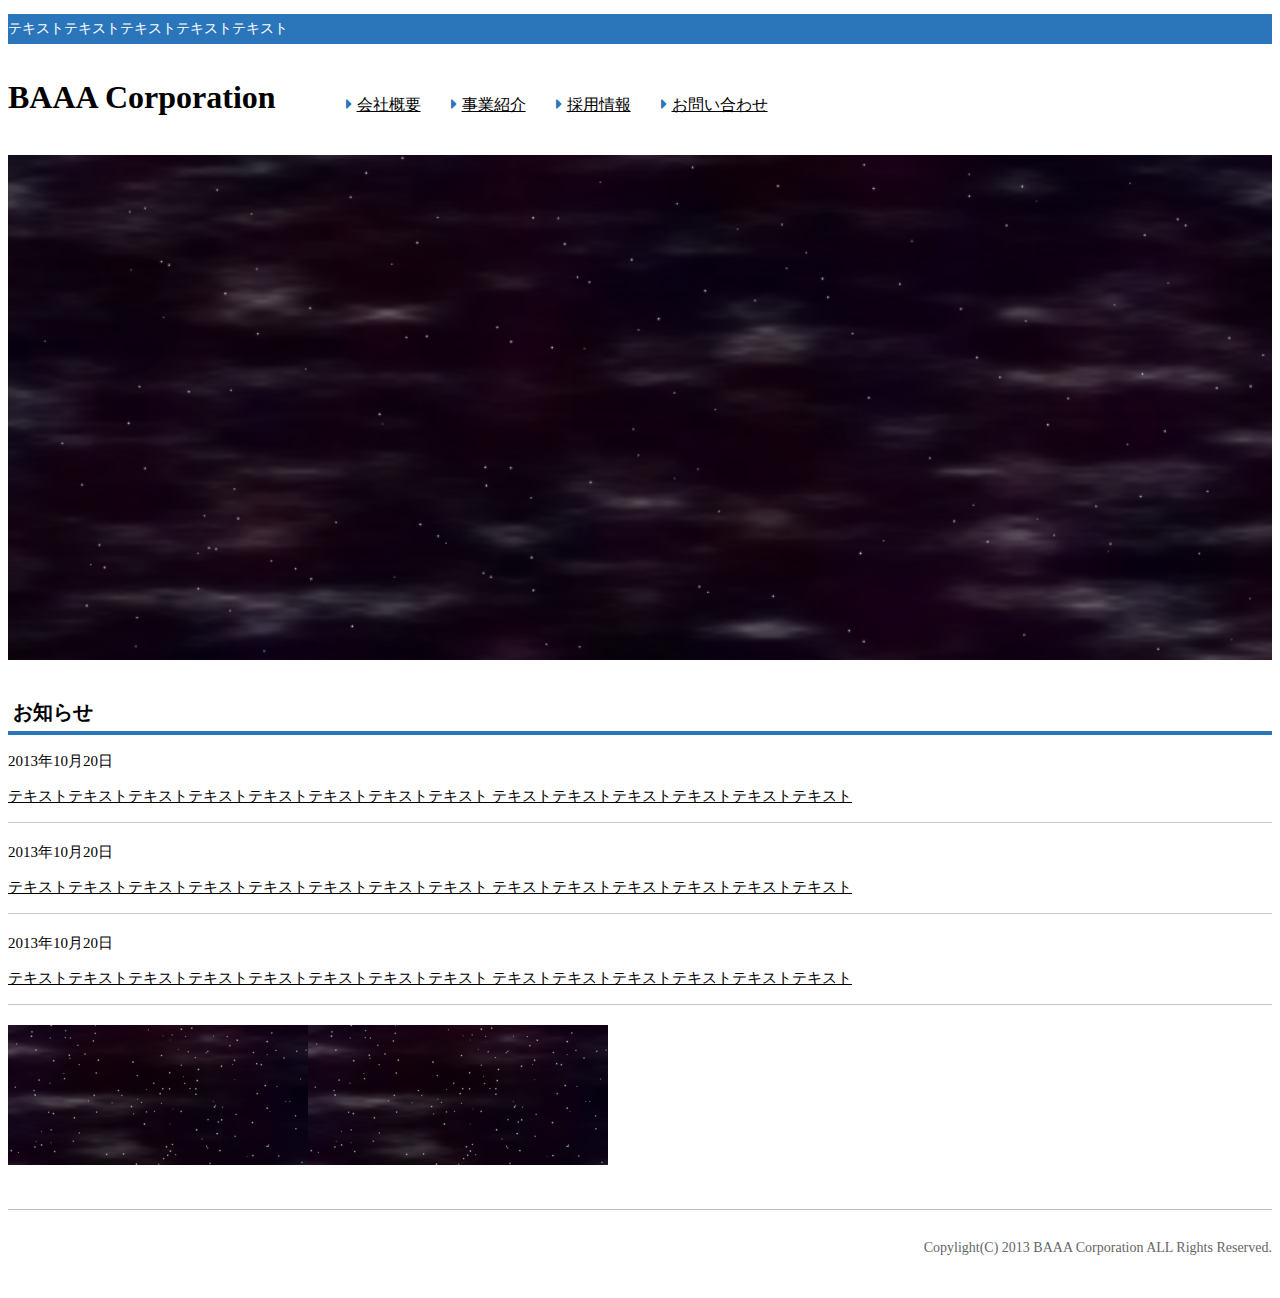
<file: site-copy/test-corporate/level1/index.html>
<!doctype html>
<html lang="ja">
  <head>
    <!-- Required meta tags -->
    <meta charset="utf-8">
    <meta name="viewport" content="width=device-width, initial-scale=1, shrink-to-fit=no">
    <meta name="description" content="" />

    <!-- Bootstrap CSS -->
    <link rel="stylesheet" href="https://stackpath.bootstrapcdn.com/bootstrap/4.1.3/css/bootstrap.min.css" integrity="sha384-MCw98/SFnGE8fJT3GXwEOngsV7Zt27NXFoaoApmYm81iuXoPkFOJwJ8ERdknLPMO" crossorigin="anonymous">
    <link href="https://use.fontawesome.com/releases/v5.0.6/css/all.css" rel="stylesheet">
    <link rel="stylesheet" href="index.css">
    <title>株式会社もしゃもしゃ</title>
  </head>
  <body>
    <header>
      <div class="header-top">
        <div class="container">
          <p>テキストテキストテキストテキストテキスト</p>
        </div>
      </div>

      <div class="container">
        <div class="header-nav">
          <h1>BAAA Corporation</h1>
          <ul>
            <li><span><i class="fas fa-caret-right"></i></span><a href="#">会社概要</a></li>
            <li><span><i class="fas fa-caret-right"></i></span><a href="#">事業紹介</a></li>
            <li><span><i class="fas fa-caret-right"></i></span><a href="#">採用情報</a></li>
            <li><span><i class="fas fa-caret-right"></i></span><a href="#">お問い合わせ</a></li>
          </ul>
        </div>
      </div>
    </header>

    <main class="container">
      <div class="main-visual">
        <img src="./main-visual.png">
      </div>
      <div class="row">
        <div class="col-md-9">
          <div class="main-news">
            <h2>お知らせ</h2>
            <div class="news-item row">
              <div class="col-md-2 news-day">
                <p>2013年10月20日</p>
              </div>
              <div class="col-md-10 news-text">
                <p>
                  <a href="#">
                    <u>
                      テキストテキストテキストテキストテキストテキストテキストテキスト
                      テキストテキストテキストテキストテキストテキスト
                    </u>
                  </a>
                </p>
              </div>
            </div>
            <div class="news-item row">
              <div class="col-md-2 news-day">
                <p>2013年10月20日</p>
              </div>
              <div class="col-md-10 news-text">
                <p>
                  <a href="#">
                    <u>
                      テキストテキストテキストテキストテキストテキストテキストテキスト
                      テキストテキストテキストテキストテキストテキスト
                    </u>
                  </a>
                </p>
              </div>
            </div>
            <div class="news-item row">
              <div class="col-md-2 news-day">
                <p>2013年10月20日</p>
              </div>
              <div class="col-md-10 news-text">
                <p>
                  <a href="#">
                    <u>
                      テキストテキストテキストテキストテキストテキストテキストテキスト
                      テキストテキストテキストテキストテキストテキスト
                    </u>
                  </a>
                </p>
              </div>
            </div>
          </div>
        </div>
        <div class="col-md-3">
          <div class="banner">
            <div class="banner-item">
              <img src="./banner.png">
            </div>
            <div class="banner-item">
              <img src="./banner.png">
            </div>
          </div>
        </div>
    </main>

    <footer>
      <div class="container footer-wrap">
        <div class="footer-text">
          <p>Copylight(C) 2013 BAAA Corporation ALL Rights Reserved.</p>
        </div>
      </div>
    </footer>



    <!-- Optional JavaScript -->
    <!-- jQuery first, then Popper.js, then Bootstrap JS -->
    <script src="https://code.jquery.com/jquery-3.3.1.slim.min.js" integrity="sha384-q8i/X+965DzO0rT7abK41JStQIAqVgRVzpbzo5smXKp4YfRvH+8abtTE1Pi6jizo" crossorigin="anonymous"></script>
    <script src="https://cdnjs.cloudflare.com/ajax/libs/popper.js/1.14.3/umd/popper.min.js" integrity="sha384-ZMP7rVo3mIykV+2+9J3UJ46jBk0WLaUAdn689aCwoqbBJiSnjAK/l8WvCWPIPm49" crossorigin="anonymous"></script>
    <script src="https://stackpath.bootstrapcdn.com/bootstrap/4.1.3/js/bootstrap.min.js" integrity="sha384-ChfqqxuZUCnJSK3+MXmPNIyE6ZbWh2IMqE241rYiqJxyMiZ6OW/JmZQ5stwEULTy" crossorigin="anonymous"></script>
  </body>
</html>
</file>
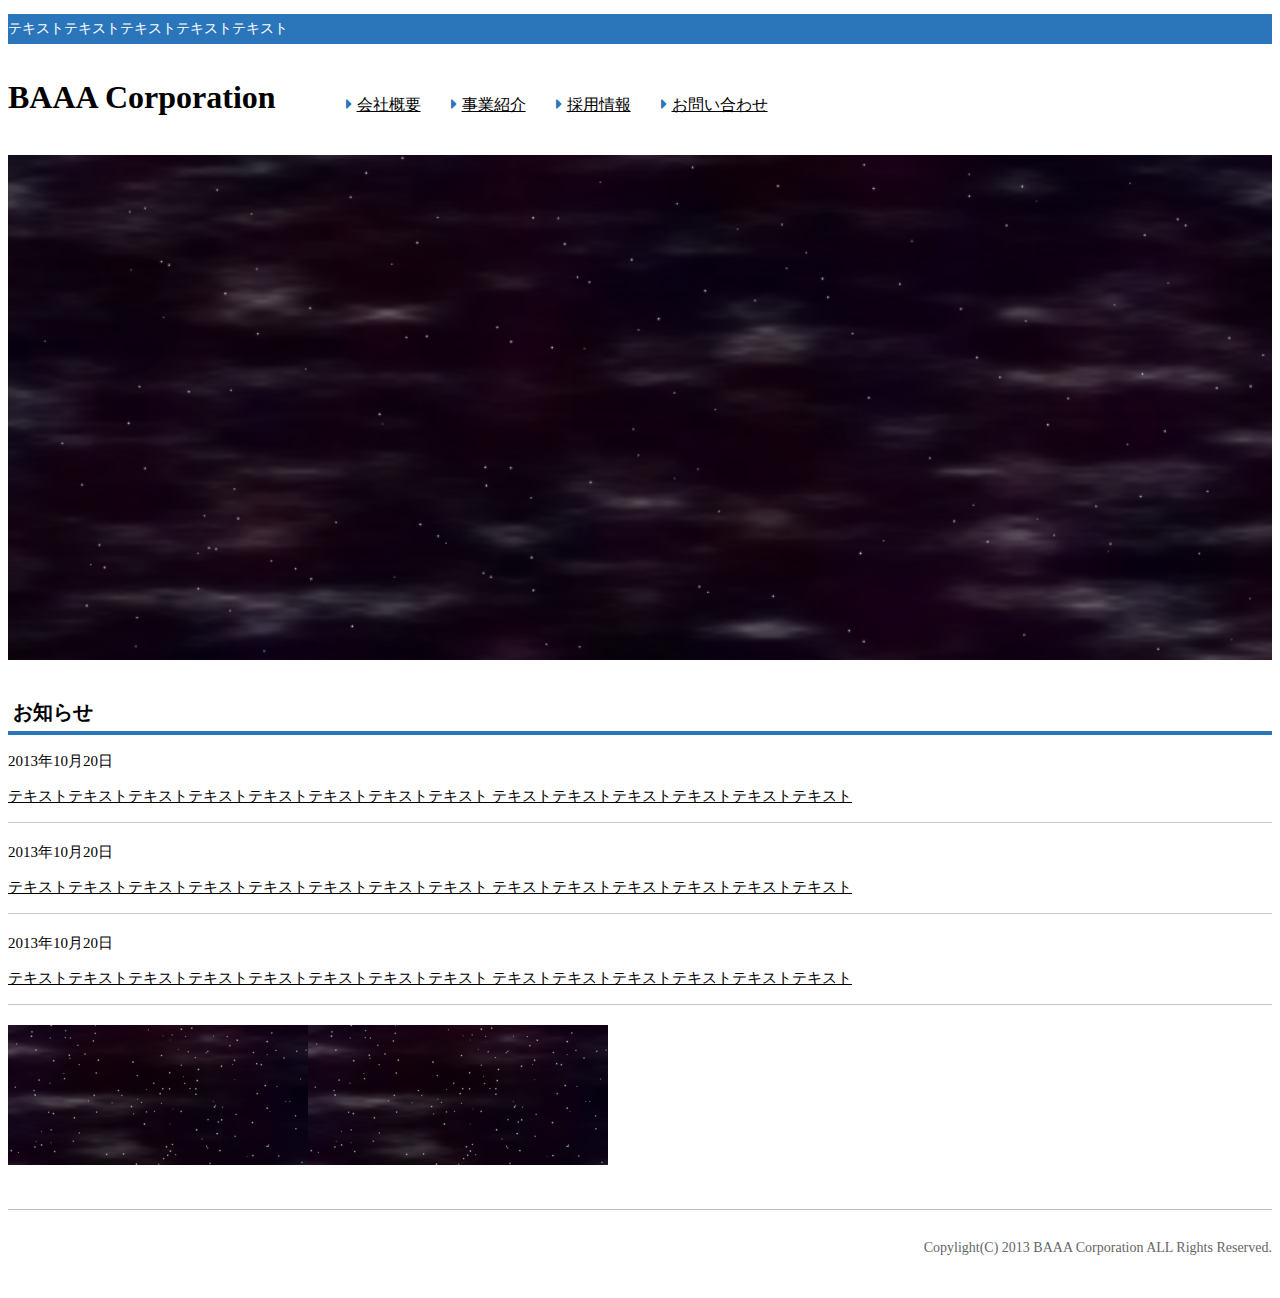
<file: site-copy/test-corporate/level2/index.html>
<!doctype html>
<html lang="ja">
  <head>
    <!-- Required meta tags -->
    <meta charset="utf-8">
    <meta name="viewport" content="width=device-width, initial-scale=1, shrink-to-fit=no">
    <meta name="description" content="" />

    <!-- Bootstrap CSS -->
    <link rel="stylesheet" href="https://stackpath.bootstrapcdn.com/bootstrap/4.1.3/css/bootstrap.min.css" integrity="sha384-MCw98/SFnGE8fJT3GXwEOngsV7Zt27NXFoaoApmYm81iuXoPkFOJwJ8ERdknLPMO" crossorigin="anonymous">
    <link href="https://use.fontawesome.com/releases/v5.0.6/css/all.css" rel="stylesheet">
    <link rel="stylesheet" href="index.css">
    <link rel="stylesheet" href="sp.css">
    <title>株式会社もしゃもしゃ</title>
  </head>
  <body>
    <header>
      <div class="header-top">
        <div class="container">
          <p>テキストテキストテキストテキストテキスト</p>
        </div>
      </div>

      <div class="container header-main">
        <div class="header-nav">
          <h1>BAAA Corporation</h1>
          <ul>
            <li><span><i class="fas fa-caret-right"></i></span><a href="#">会社概要</a></li>
            <li><span><i class="fas fa-caret-right"></i></span><a href="#">事業紹介</a></li>
            <li><span><i class="fas fa-caret-right"></i></span><a href="#">採用情報</a></li>
            <li><span><i class="fas fa-caret-right"></i></span><a href="#">お問い合わせ</a></li>
          </ul>
        </div>
      </div>
    </header>

    <main>
      <div class="container main-visual-container">
        <div class="main-visual">
          <img src="./main-visual.png">
        </div>
      </div>
      <div class="container">
        <div class="row">
          <div class="col-md-9">
            <div class="main-news">
              <h2>お知らせ</h2>
              <div class="news-item row">
                <div class="col-md-2 news-day">
                  <p>2013年10月20日</p>
                </div>
                <div class="col-md-10 news-text">
                  <p>
                    <a href="#">
                      <u>
                        テキストテキストテキストテキストテキストテキストテキストテキスト
                        テキストテキストテキストテキストテキストテキスト
                      </u>
                    </a>
                  </p>
                </div>
              </div>
              <div class="news-item row">
                <div class="col-md-2 news-day">
                  <p>2013年10月20日</p>
                </div>
                <div class="col-md-10 news-text">
                  <p>
                    <a href="#">
                      <u>
                        テキストテキストテキストテキストテキストテキストテキストテキスト
                        テキストテキストテキストテキストテキストテキスト
                      </u>
                    </a>
                  </p>
                </div>
              </div>
              <div class="news-item row">
                <div class="col-md-2 news-day">
                  <p>2013年10月20日</p>
                </div>
                <div class="col-md-10 news-text">
                  <p>
                    <a href="#">
                      <u>
                        テキストテキストテキストテキストテキストテキストテキストテキスト
                        テキストテキストテキストテキストテキストテキスト
                      </u>
                    </a>
                  </p>
                </div>
              </div>
            </div>
          </div>
          <div class="col-md-3">
            <div class="banner">
              <div class="banner-item">
                <img src="./banner.png">
              </div>
              <div class="banner-item">
                <img src="./banner.png">
              </div>
            </div>
          </div>
        </div>
      </div>
    </main>

    <footer>
      <div class="container footer-wrap">
        <div class="footer-text">
          <p>Copylight(C) 2013 BAAA Corporation ALL Rights Reserved.</p>
        </div>
      </div>
    </footer>



    <!-- Optional JavaScript -->
    <!-- jQuery first, then Popper.js, then Bootstrap JS -->
    <script src="https://code.jquery.com/jquery-3.3.1.slim.min.js" integrity="sha384-q8i/X+965DzO0rT7abK41JStQIAqVgRVzpbzo5smXKp4YfRvH+8abtTE1Pi6jizo" crossorigin="anonymous"></script>
    <script src="https://cdnjs.cloudflare.com/ajax/libs/popper.js/1.14.3/umd/popper.min.js" integrity="sha384-ZMP7rVo3mIykV+2+9J3UJ46jBk0WLaUAdn689aCwoqbBJiSnjAK/l8WvCWPIPm49" crossorigin="anonymous"></script>
    <script src="https://stackpath.bootstrapcdn.com/bootstrap/4.1.3/js/bootstrap.min.js" integrity="sha384-ChfqqxuZUCnJSK3+MXmPNIyE6ZbWh2IMqE241rYiqJxyMiZ6OW/JmZQ5stwEULTy" crossorigin="anonymous"></script>
  </body>
</html>
</file>
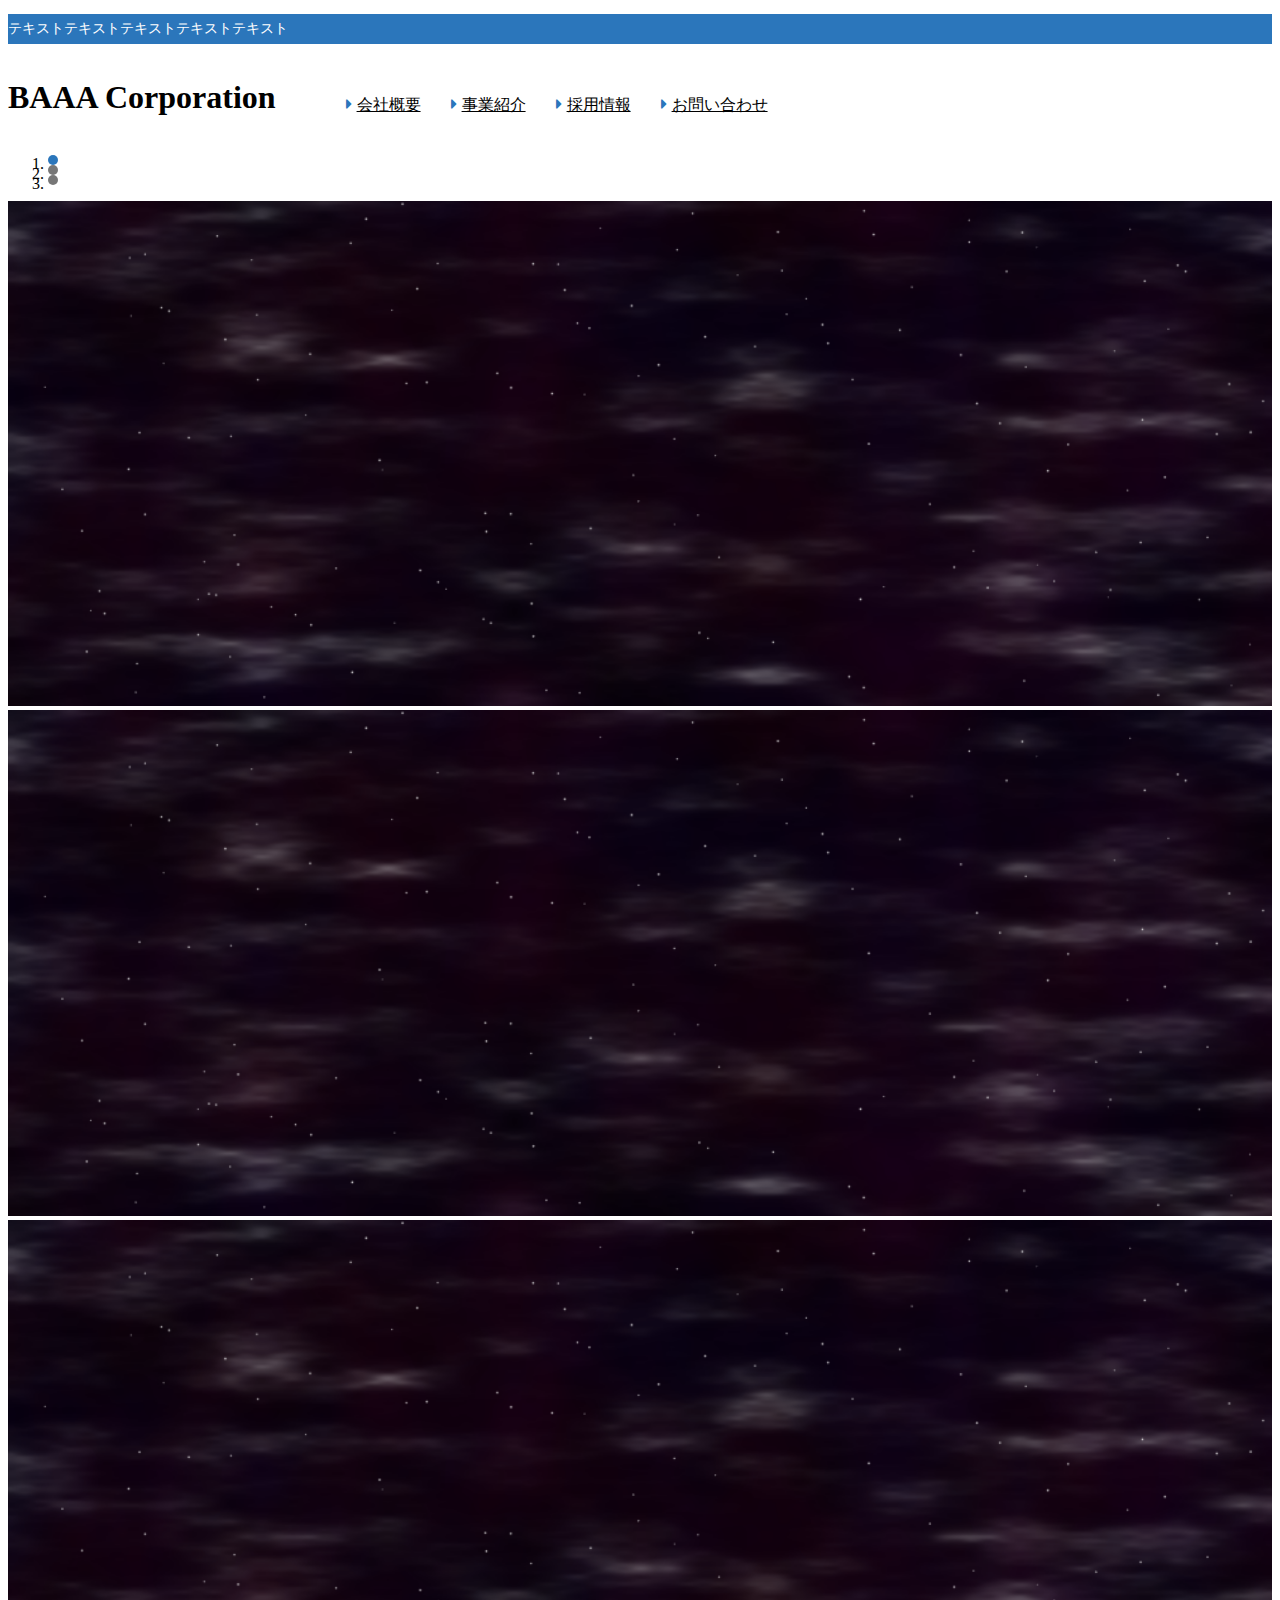
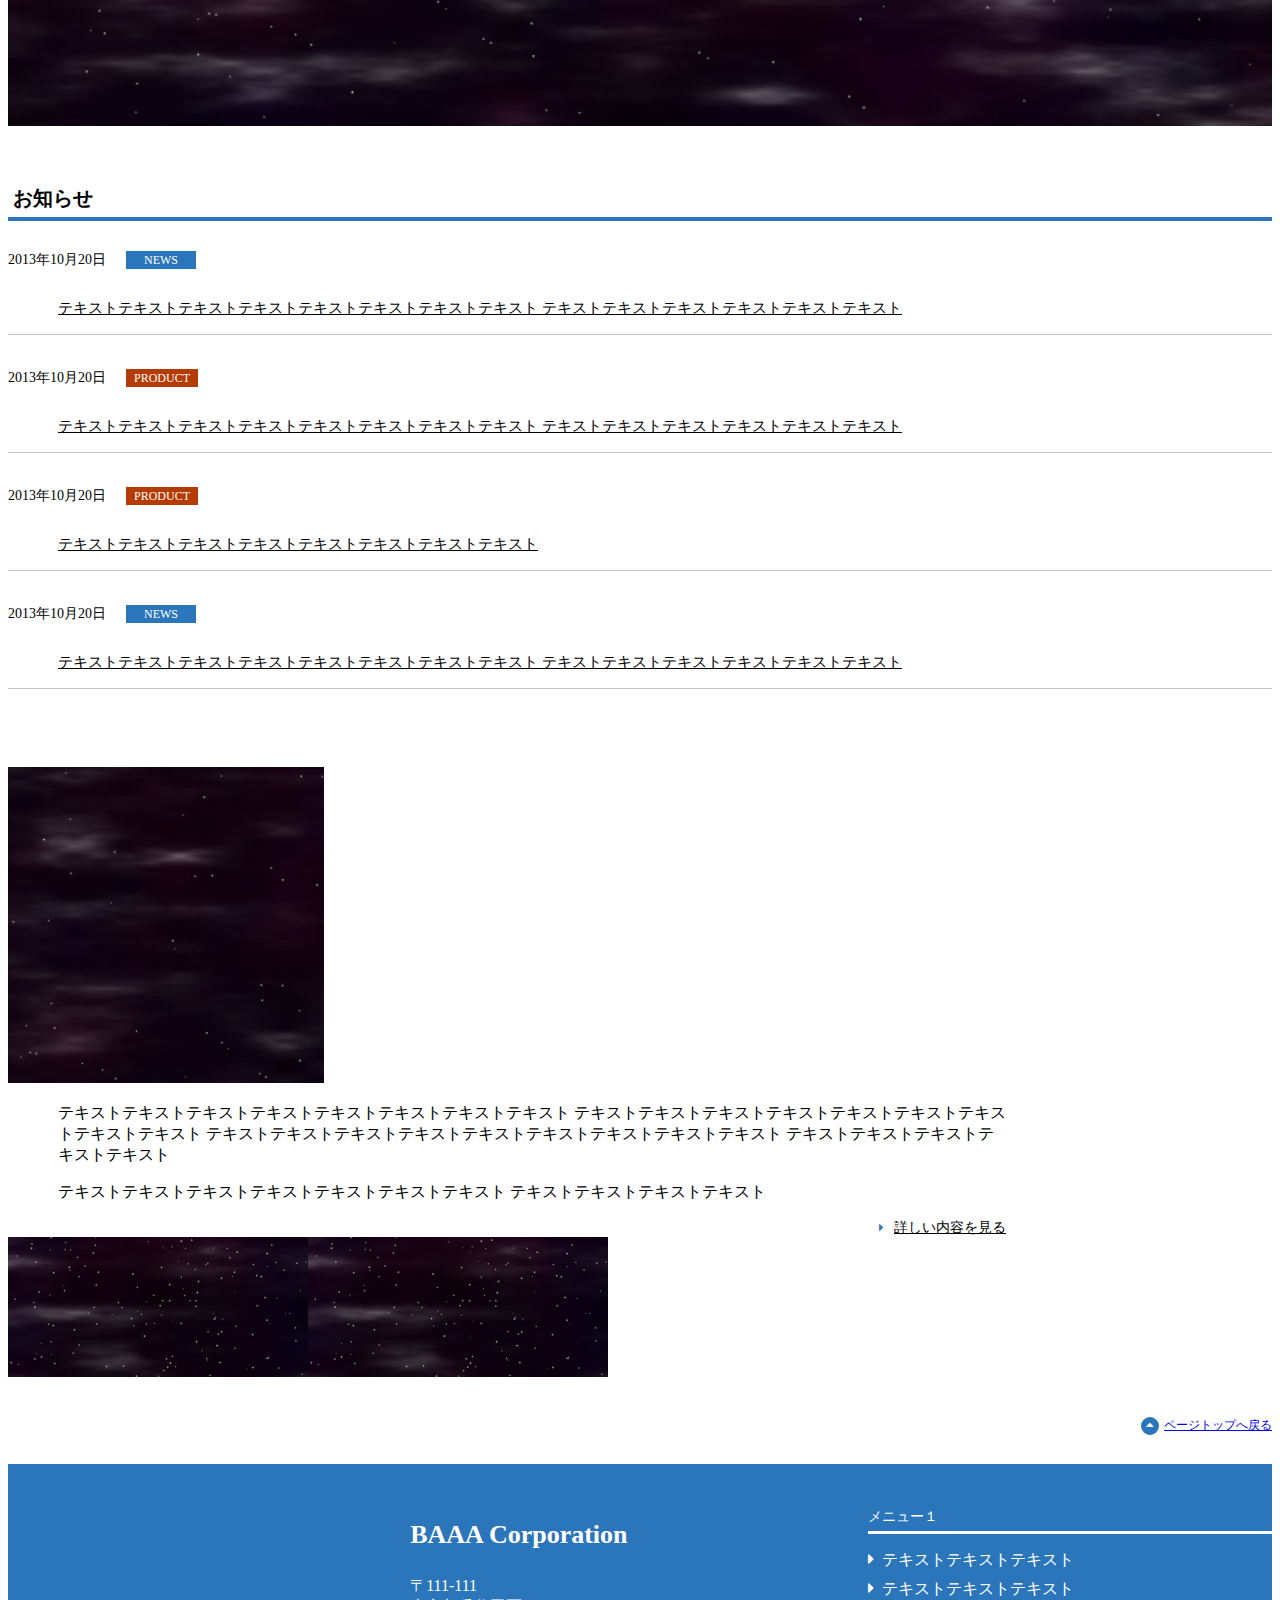
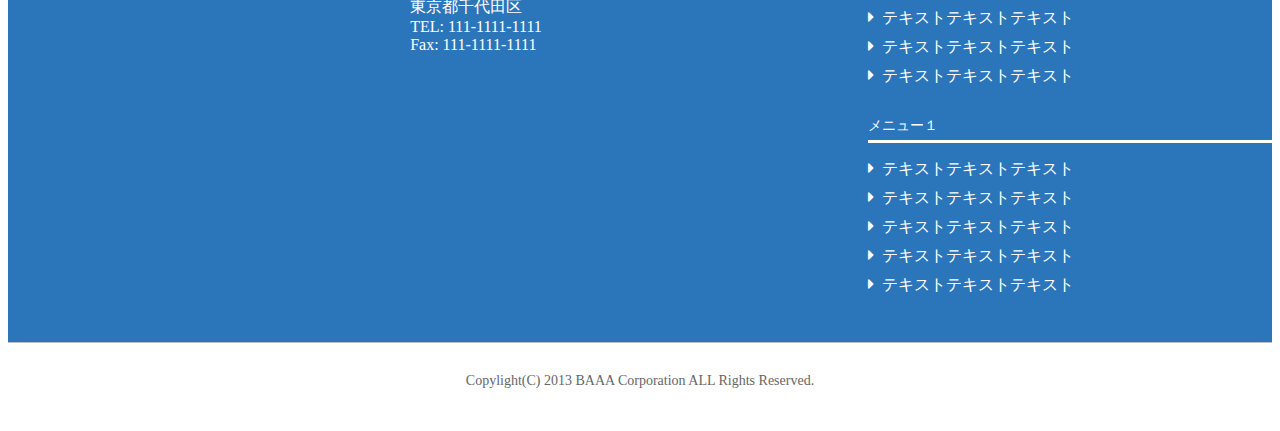
<file: site-copy/test-corporate/level3/index.html>
<!doctype html>
<html lang="ja">
  <head>
    <!-- Required meta tags -->
    <meta charset="utf-8">
    <meta name="viewport" content="width=device-width, initial-scale=1, shrink-to-fit=no">
    <meta name="description" content="" />

    <!-- Bootstrap CSS -->
    <link rel="stylesheet" href="https://stackpath.bootstrapcdn.com/bootstrap/4.1.3/css/bootstrap.min.css" integrity="sha384-MCw98/SFnGE8fJT3GXwEOngsV7Zt27NXFoaoApmYm81iuXoPkFOJwJ8ERdknLPMO" crossorigin="anonymous">
    <link href="https://use.fontawesome.com/releases/v5.0.6/css/all.css" rel="stylesheet">
    <link rel="stylesheet" href="index.css">
    <link rel="stylesheet" href="sp.css">
    <title>株式会社もしゃもしゃ</title>
  </head>
  <body>
    <header>
      <div class="header-top">
        <div class="container">
          <p>テキストテキストテキストテキストテキスト</p>
        </div>
      </div>

      <div class="container header-main">
        <div class="header-nav">
          <h1>BAAA Corporation</h1>
          <ul>
            <li><span><i class="fas fa-caret-right"></i></span><a href="#">会社概要</a></li>
            <li><span><i class="fas fa-caret-right"></i></span><a href="#">事業紹介</a></li>
            <li><span><i class="fas fa-caret-right"></i></span><a href="#">採用情報</a></li>
            <li><span><i class="fas fa-caret-right"></i></span><a href="#">お問い合わせ</a></li>
          </ul>
        </div>
      </div>
    </header>

    <main>
      <div class="container main-visual-container">
        <div class="main-visual">
          <div id="carouselExampleIndicators" class="carousel slide" data-ride="carousel">
            <ol class="carousel-indicators">
              <li data-target="#carouselExampleIndicators" data-slide-to="0" class="active"></li>
              <li data-target="#carouselExampleIndicators" data-slide-to="1"></li>
              <li data-target="#carouselExampleIndicators" data-slide-to="2"></li>
            </ol>
            <div class="carousel-inner">
              <div class="carousel-item active">
                <img class="d-block w-100" src="main-visual.png" alt="First slide">
              </div>
              <div class="carousel-item">
                <img class="d-block w-100" src="main-visual.png" alt="Second slide">
              </div>
              <div class="carousel-item">
                <img class="d-block w-100" src="main-visual.png" alt="Third slide">
              </div>
            </div>
          </div>
        </div>
      </div>
      <div class="container">
        <div class="row">
          <div class="col-md-9">
            <div class="main-news">
              <h2>お知らせ</h2>
              <div class="news-item">
                <div class="news-day">
                  <p>2013年10月20日<span class="news-badge">NEWS</span></p>
                </div>
                <div class="news-text">
                  <p>
                    <a href="#">
                      <u>
                        テキストテキストテキストテキストテキストテキストテキストテキスト
                        テキストテキストテキストテキストテキストテキスト
                      </u>
                    </a>
                  </p>
                </div>
              </div>
              <div class="news-item">
                <div class="news-day">
                  <p>2013年10月20日<span class="product-badge">PRODUCT</span></p>
                </div>
                <div class="news-text">
                  <p>
                    <a href="#">
                      <u>
                        テキストテキストテキストテキストテキストテキストテキストテキスト
                        テキストテキストテキストテキストテキストテキスト
                      </u>
                    </a>
                  </p>
                </div>
              </div>
              <div class="news-item">
                <div class="news-day">
                  <p>2013年10月20日<span class="product-badge">PRODUCT</span></p>
                </div>
                <div class="news-text">
                  <p>
                    <a href="#">
                      <u>
                        テキストテキストテキストテキストテキストテキストテキストテキスト
                      </u>
                    </a>
                  </p>
                </div>
              </div>
              <div class="news-item">
                <div class="news-day">
                  <p>2013年10月20日<span class="news-badge">NEWS</span></p>
                </div>
                <div class="news-text">
                  <p>
                    <a href="#">
                      <u>
                        テキストテキストテキストテキストテキストテキストテキストテキスト
                        テキストテキストテキストテキストテキストテキスト
                      </u>
                    </a>
                  </p>
                </div>
              </div>
            </div>

            <div class="main-content">
              <div class="content-image">
                <img src="./main-content.png">
              </div>
              <div class="content-explain">
                <p>
                  テキストテキストテキストテキストテキストテキストテキストテキスト
                  テキストテキストテキストテキストテキストテキストテキストテキストテキスト
                  テキストテキストテキストテキストテキストテキストテキストテキストテキスト
                  テキストテキストテキストテキストテキスト
                </p>
                <p>
                  テキストテキストテキストテキストテキストテキストテキスト
                  テキストテキストテキストテキスト
                </p>
                <div class="content-link">
                  <a href="#"><span><i class="fas fa-caret-right"></i></span><u>詳しい内容を見る</u></a>
                </div>
              </div>
            </div>
          </div>
          <div class="col-md-3">
            <div class="banner">
              <div class="banner-item">
                <img src="./banner.png">
              </div>
              <div class="banner-item">
                <img src="./banner.png">
              </div>
            </div>
          </div>
        </div>
        <div class="link-to-top">
          <a href="#"><span><i class="fas fa-caret-up"></i></span>ページトップへ戻る</a>
        </div>
      </div>
    </main>

    <footer>
      <div class="footer-wrap">
        <div class="footer-main container">
          <div class="corpo-name">
            <p class="cname">BAAA Corporation</p>
            <div class="address">
              <ul>
                <li>〒111-111</li>
                <li>東京都千代田区</li>
                <li>TEL: 111-1111-1111</li>
                <li>Fax: 111-1111-1111</li>
              </ul>
            </div>
          </div>
          <div class="footer-menu">
            <p class="menu-title">メニュー１</p>
            <ul>
              <li><span><i class="fas fa-caret-right"></i></span>テキストテキストテキスト</li>
              <li><span><i class="fas fa-caret-right"></i></span>テキストテキストテキスト</li>
              <li><span><i class="fas fa-caret-right"></i></span>テキストテキストテキスト</li>
              <li><span><i class="fas fa-caret-right"></i></span>テキストテキストテキスト</li>
              <li><span><i class="fas fa-caret-right"></i></span>テキストテキストテキスト</li>
            </ul>
          </div>
          <div class="footer-menu">
            <p class="menu-title">メニュー１</p>
            <ul>
              <li><span><i class="fas fa-caret-right"></i></span>テキストテキストテキスト</li>
              <li><span><i class="fas fa-caret-right"></i></span>テキストテキストテキスト</li>
              <li><span><i class="fas fa-caret-right"></i></span>テキストテキストテキスト</li>
              <li><span><i class="fas fa-caret-right"></i></span>テキストテキストテキスト</li>
              <li><span><i class="fas fa-caret-right"></i></span>テキストテキストテキスト</li>
            </ul>
          </div>
        </div>
      </div>
      <div class="container footer-copylight">
        <div class="footer-text">
          <p>Copylight(C) 2013 BAAA Corporation ALL Rights Reserved.</p>
        </div>
      </div>
    </footer>

    <!-- Optional JavaScript -->
    <!-- jQuery first, then Popper.js, then Bootstrap JS -->
    <script src="https://code.jquery.com/jquery-3.3.1.slim.min.js" integrity="sha384-q8i/X+965DzO0rT7abK41JStQIAqVgRVzpbzo5smXKp4YfRvH+8abtTE1Pi6jizo" crossorigin="anonymous"></script>
    <script src="https://cdnjs.cloudflare.com/ajax/libs/popper.js/1.14.3/umd/popper.min.js" integrity="sha384-ZMP7rVo3mIykV+2+9J3UJ46jBk0WLaUAdn689aCwoqbBJiSnjAK/l8WvCWPIPm49" crossorigin="anonymous"></script>
    <script src="https://stackpath.bootstrapcdn.com/bootstrap/4.1.3/js/bootstrap.min.js" integrity="sha384-ChfqqxuZUCnJSK3+MXmPNIyE6ZbWh2IMqE241rYiqJxyMiZ6OW/JmZQ5stwEULTy" crossorigin="anonymous"></script>
  </body>
</html>
</file>
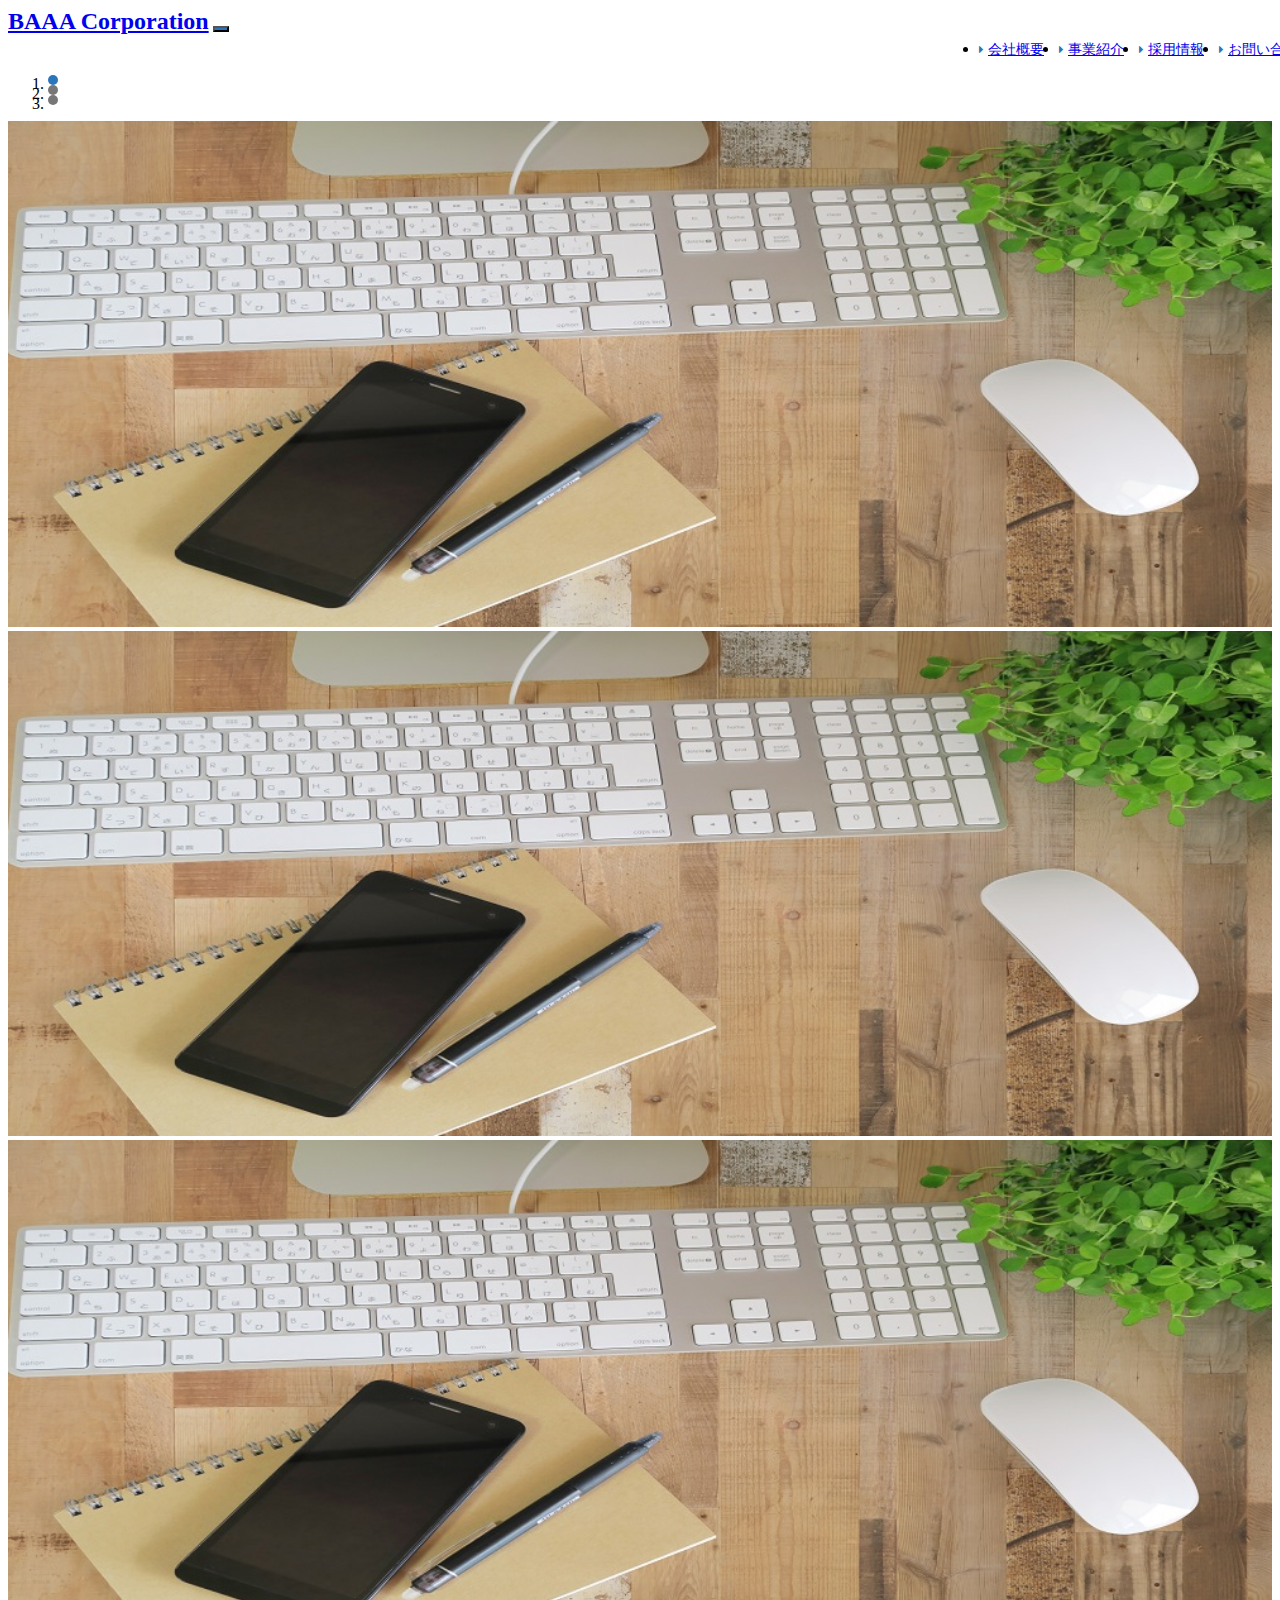
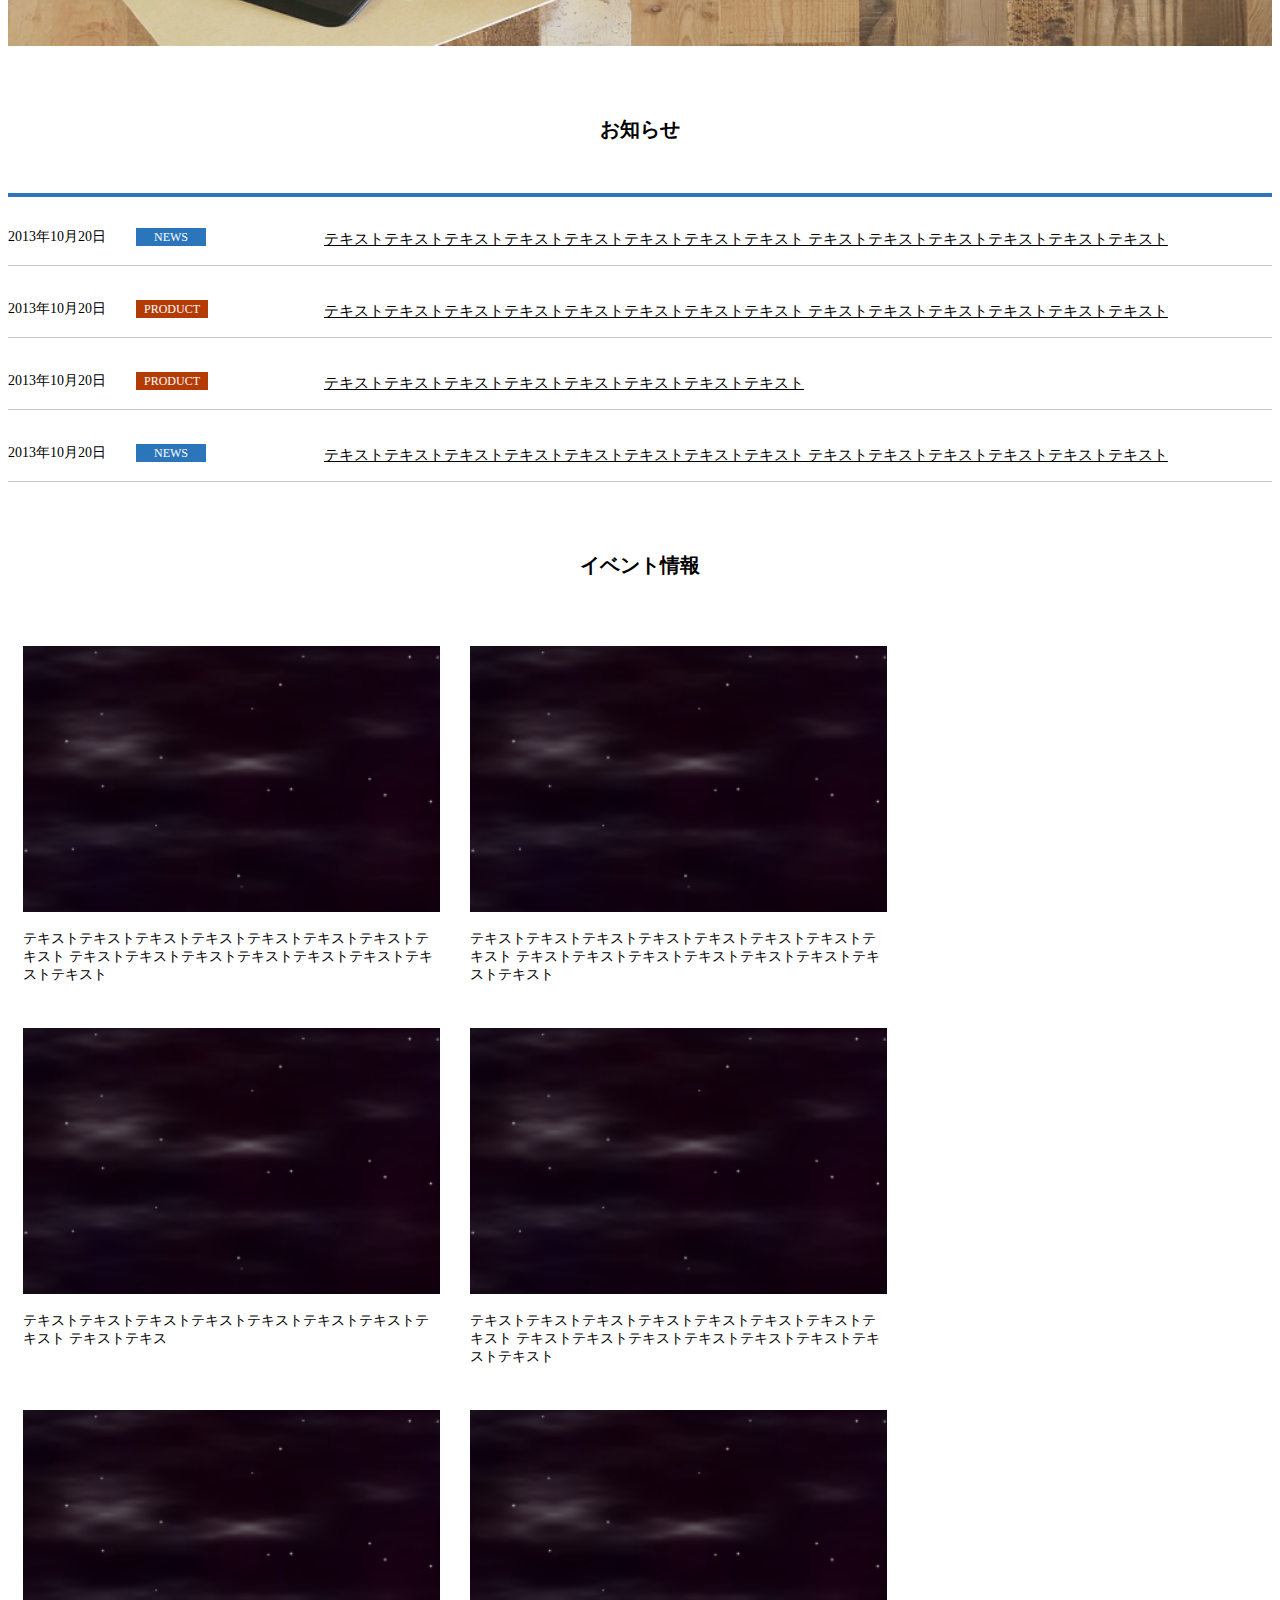
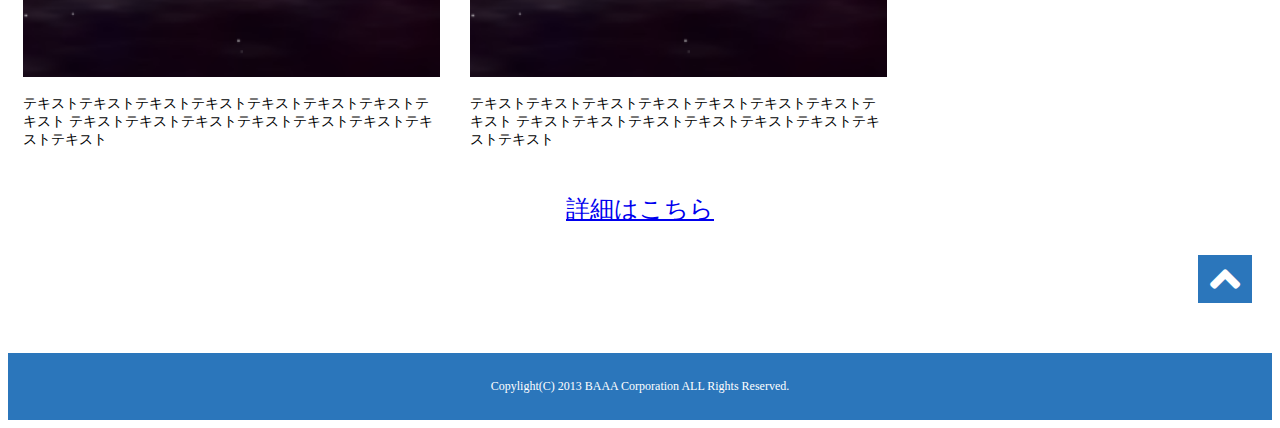
<file: site-copy/test-corporate/level4/index.html>
<!doctype html>
<html lang="ja">
  <head>
    <!-- Required meta tags -->
    <meta charset="utf-8">
    <meta name="viewport" content="width=device-width, initial-scale=1, shrink-to-fit=no">
    <meta name="description" content="" />

    <!-- Bootstrap CSS -->
    <link rel="stylesheet" href="https://stackpath.bootstrapcdn.com/bootstrap/4.1.3/css/bootstrap.min.css" integrity="sha384-MCw98/SFnGE8fJT3GXwEOngsV7Zt27NXFoaoApmYm81iuXoPkFOJwJ8ERdknLPMO" crossorigin="anonymous">
    <link href="https://use.fontawesome.com/releases/v5.0.6/css/all.css" rel="stylesheet">
    <link rel="stylesheet" href="index.css">
    <link rel="stylesheet" href="sp.css">
    <title>株式会社もしゃもしゃ</title>
  </head>
  <body>
    <header>

    <nav class="navbar navbar-expand-lg navbar-light container">
      <div>
        <a class="navbar-brand" href="#">BAAA Corporation</a>
        <button class="navbar-toggler" type="button" data-toggle="collapse" data-target="#navbarSupportedContent" aria-controls="navbarSupportedContent" aria-expanded="false" aria-label="Toggle navigation">
          <span class="navbar-toggler-icon"></span>
        </button>
      </div>

      <div class="collapse navbar-collapse" id="navbarSupportedContent">
        <ul class="navbar-nav mr-auto">
          <li class="nav-item active">
            <a class="nav-link" href="#"><span><i class="fas fa-caret-right"></i></span>会社概要</a>
          </li>
          <li class="nav-item active">
            <a class="nav-link" href="#"><span><i class="fas fa-caret-right"></i></span>事業紹介</a>
          </li>
          <li class="nav-item active">
            <a class="nav-link" href="#"><span><i class="fas fa-caret-right"></i></span>採用情報</a>
          </li>
          <li class="nav-item active">
            <a class="nav-link" href="#"><span><i class="fas fa-caret-right"></i></span>お問い合わせ</a>
          </li>
        </ul>
      </div>
    </nav>
    </header>

    <main>
      <div class="main-visual-container">
        <div class="main-visual">
          <div id="carouselExampleIndicators" class="carousel slide" data-ride="carousel">
            <ol class="carousel-indicators">
              <li data-target="#carouselExampleIndicators" data-slide-to="0" class="active"></li>
              <li data-target="#carouselExampleIndicators" data-slide-to="1"></li>
              <li data-target="#carouselExampleIndicators" data-slide-to="2"></li>
            </ol>
            <div class="carousel-inner">
              <div class="carousel-item active">
                <img class="d-block w-100" src="main-visual.jpg" alt="First slide">
              </div>
              <div class="carousel-item">
                <img class="d-block w-100" src="main-visual.jpg" alt="Second slide">
              </div>
              <div class="carousel-item">
                <img class="d-block w-100" src="main-visual.jpg" alt="Third slide">
              </div>
            </div>
            <a class="carousel-control-prev" href="#carouselExampleIndicators" role="button" data-slide="prev">
              <span class="carousel-control-prev-icon" aria-hidden="true"></span>
              <span class="sr-only">Previous</span>
            </a>
            <a class="carousel-control-next" href="#carouselExampleIndicators" role="button" data-slide="next">
              <span class="carousel-control-next-icon" aria-hidden="true"></span>
              <span class="sr-only">Next</span>
            </a>
          </div>
        </div>
      </div>
      <div class="container">
        <div class="main-news">
          <h2>お知らせ</h2>
          <div class="news-item">
            <div class="news-day">
              <p>2013年10月20日<span class="news-badge">NEWS</span></p>
            </div>
            <div class="news-text">
              <p>
                <a href="#">
                  <u>
                    テキストテキストテキストテキストテキストテキストテキストテキスト
                    テキストテキストテキストテキストテキストテキスト
                  </u>
                </a>
              </p>
            </div>
          </div>
          <div class="news-item">
            <div class="news-day">
              <p>2013年10月20日<span class="product-badge">PRODUCT</span></p>
            </div>
            <div class="news-text">
              <p>
                <a href="#">
                  <u>
                    テキストテキストテキストテキストテキストテキストテキストテキスト
                    テキストテキストテキストテキストテキストテキスト
                  </u>
                </a>
              </p>
            </div>
          </div>
          <div class="news-item">
            <div class="news-day">
              <p>2013年10月20日<span class="product-badge">PRODUCT</span></p>
            </div>
            <div class="news-text">
              <p>
                <a href="#">
                  <u>
                    テキストテキストテキストテキストテキストテキストテキストテキスト
                  </u>
                </a>
              </p>
            </div>
          </div>
          <div class="news-item">
            <div class="news-day">
              <p>2013年10月20日<span class="news-badge">NEWS</span></p>
            </div>
            <div class="news-text">
              <p>
                <a href="#">
                  <u>
                    テキストテキストテキストテキストテキストテキストテキストテキスト
                    テキストテキストテキストテキストテキストテキスト
                  </u>
                </a>
              </p>
            </div>
          </div>
        </div>

        <div class="event">
          <h2>イベント情報</h2>
          <div class="event-centents">
            <div class="event-item">
              <div class="event-image"><img src="main-content.png" /></div>
              <p>
                テキストテキストテキストテキストテキストテキストテキストテキスト
                テキストテキストテキストテキストテキストテキストテキストテキスト
              </p>
            </div>
            <div class="event-item">
              <div class="event-image"><img src="main-content.png" /></div>
              <p>
                テキストテキストテキストテキストテキストテキストテキストテキスト
                テキストテキストテキストテキストテキストテキストテキストテキスト
              </p>
            </div>
            <div class="event-item">
              <div class="event-image"><img src="main-content.png" /></div>
              <p>
                テキストテキストテキストテキストテキストテキストテキストテキスト
                テキストテキス
              </p>
            </div>
            <div class="event-item">
              <div class="event-image"><img src="main-content.png" /></div>
              <p>
                テキストテキストテキストテキストテキストテキストテキストテキスト
                テキストテキストテキストテキストテキストテキストテキストテキスト
              </p>
            </div>
            <div class="event-item">
              <div class="event-image"><img src="main-content.png" /></div>
              <p>
                テキストテキストテキストテキストテキストテキストテキストテキスト
                テキストテキストテキストテキストテキストテキストテキストテキスト
              </p>

            </div>
            <div class="event-item">
              <div class="event-image"><img src="main-content.png" /></div>
              <p>
                テキストテキストテキストテキストテキストテキストテキストテキスト
                テキストテキストテキストテキストテキストテキストテキストテキスト
              </p>
            </div>
          </div>

          <div class="link-to-events">
            <div class="btn-wrap">
              <a href="#" class="btn btn-primary">詳細はこちら</a>
            </div>
          </div>
        </div>
      </div>
      <div class="link-to-top">
        <a href="#"><i class="fas fa-angle-up"></i></a>
      </div>
    </main>

    <footer>
      <div class="footer-wrap">
        <div class="container footer-copylight">
          <div class="footer-text">
            <p>Copylight(C) 2013 BAAA Corporation ALL Rights Reserved.</p>
          </div>
        </div>
      </div>
    </footer>

    <!-- Optional JavaScript -->
    <!-- jQuery first, then Popper.js, then Bootstrap JS -->
    <script src="https://code.jquery.com/jquery-3.3.1.slim.min.js" integrity="sha384-q8i/X+965DzO0rT7abK41JStQIAqVgRVzpbzo5smXKp4YfRvH+8abtTE1Pi6jizo" crossorigin="anonymous"></script>
    <script src="https://cdnjs.cloudflare.com/ajax/libs/popper.js/1.14.3/umd/popper.min.js" integrity="sha384-ZMP7rVo3mIykV+2+9J3UJ46jBk0WLaUAdn689aCwoqbBJiSnjAK/l8WvCWPIPm49" crossorigin="anonymous"></script>
    <script src="https://stackpath.bootstrapcdn.com/bootstrap/4.1.3/js/bootstrap.min.js" integrity="sha384-ChfqqxuZUCnJSK3+MXmPNIyE6ZbWh2IMqE241rYiqJxyMiZ6OW/JmZQ5stwEULTy" crossorigin="anonymous"></script>
  </body>
</html>
</file>
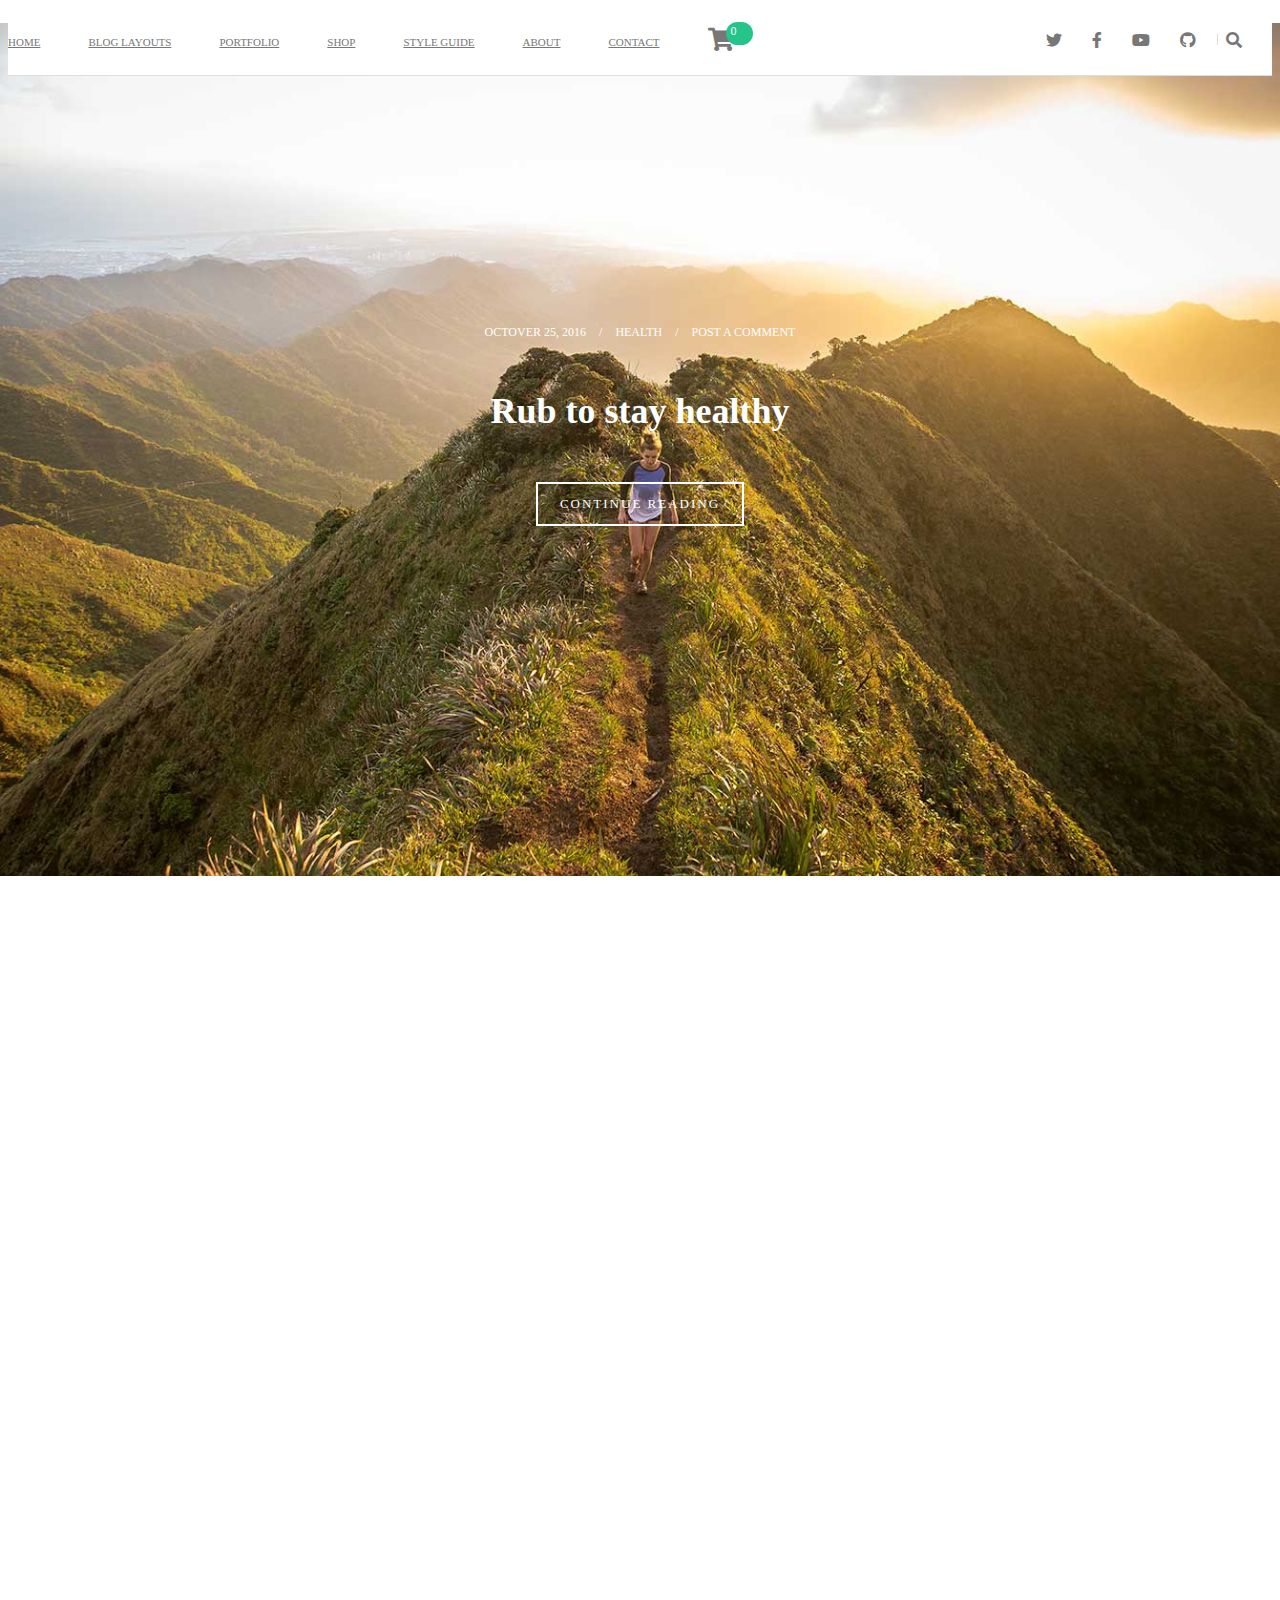
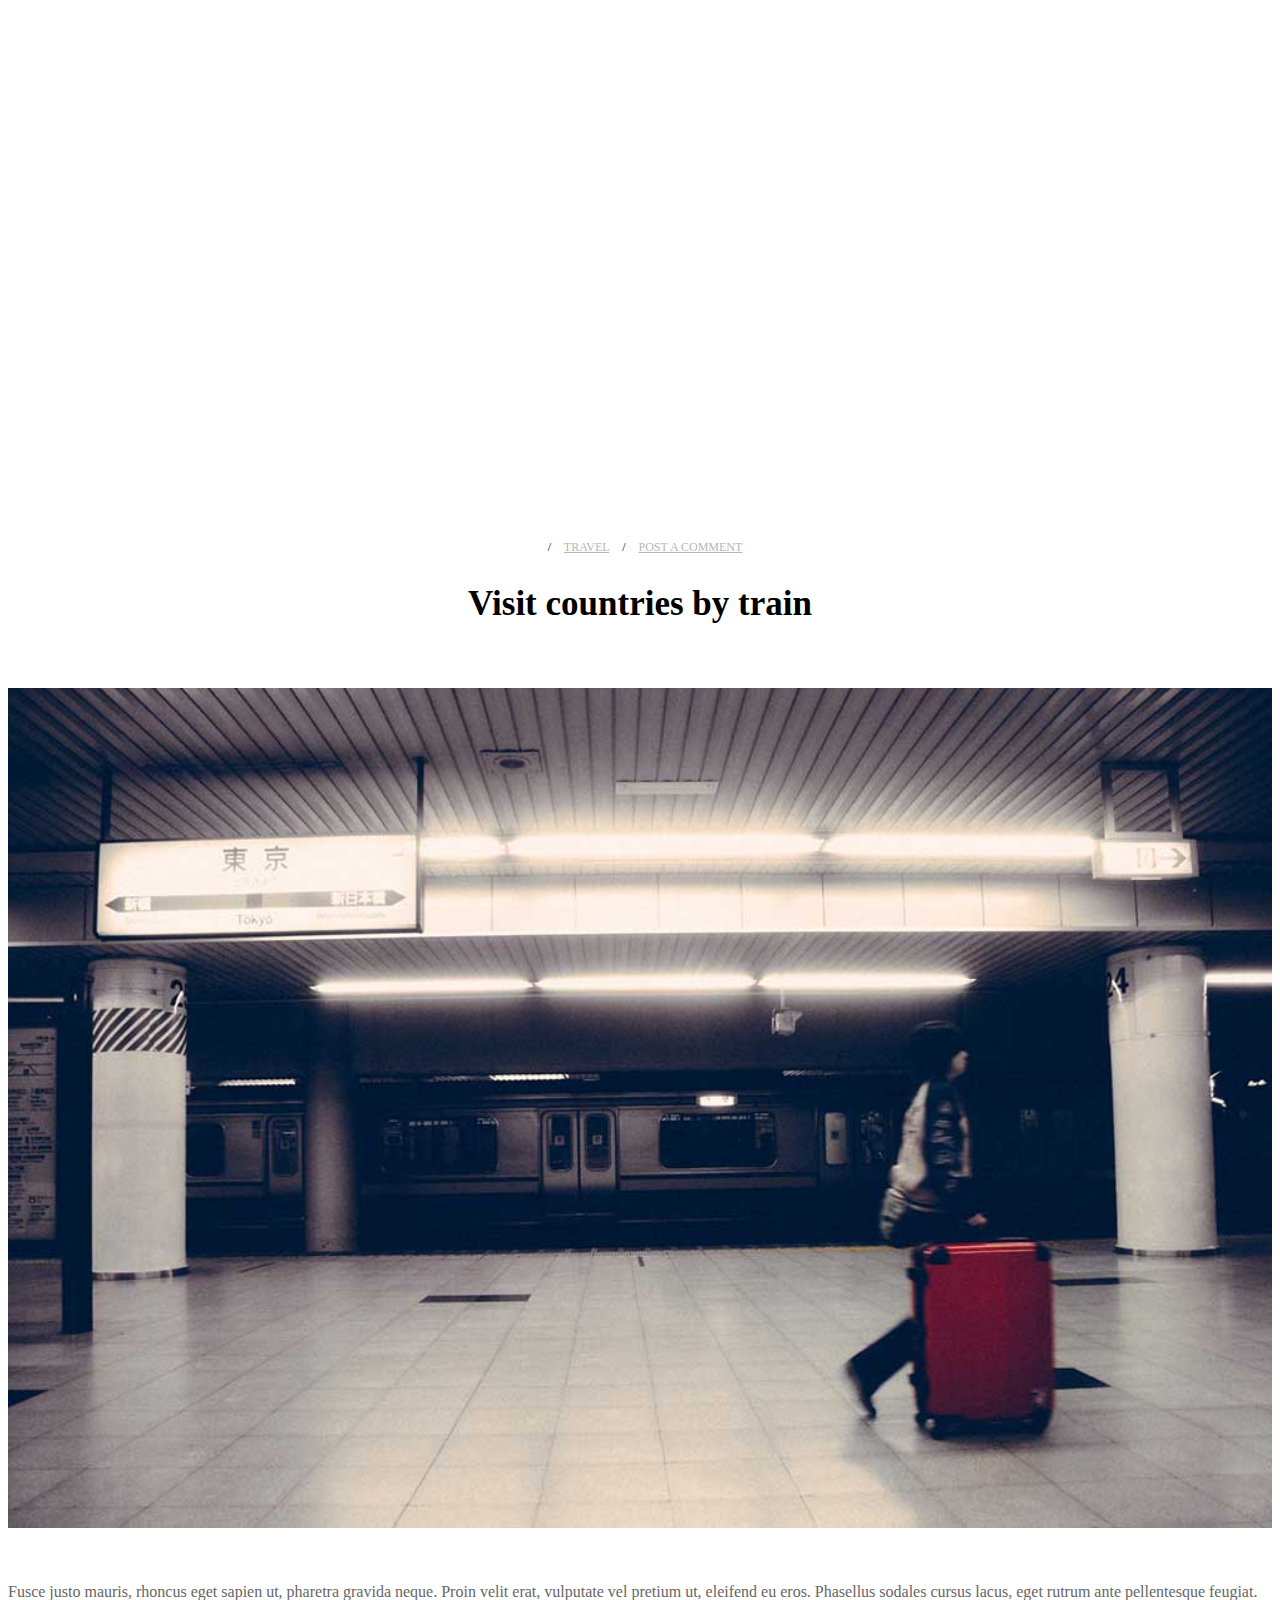
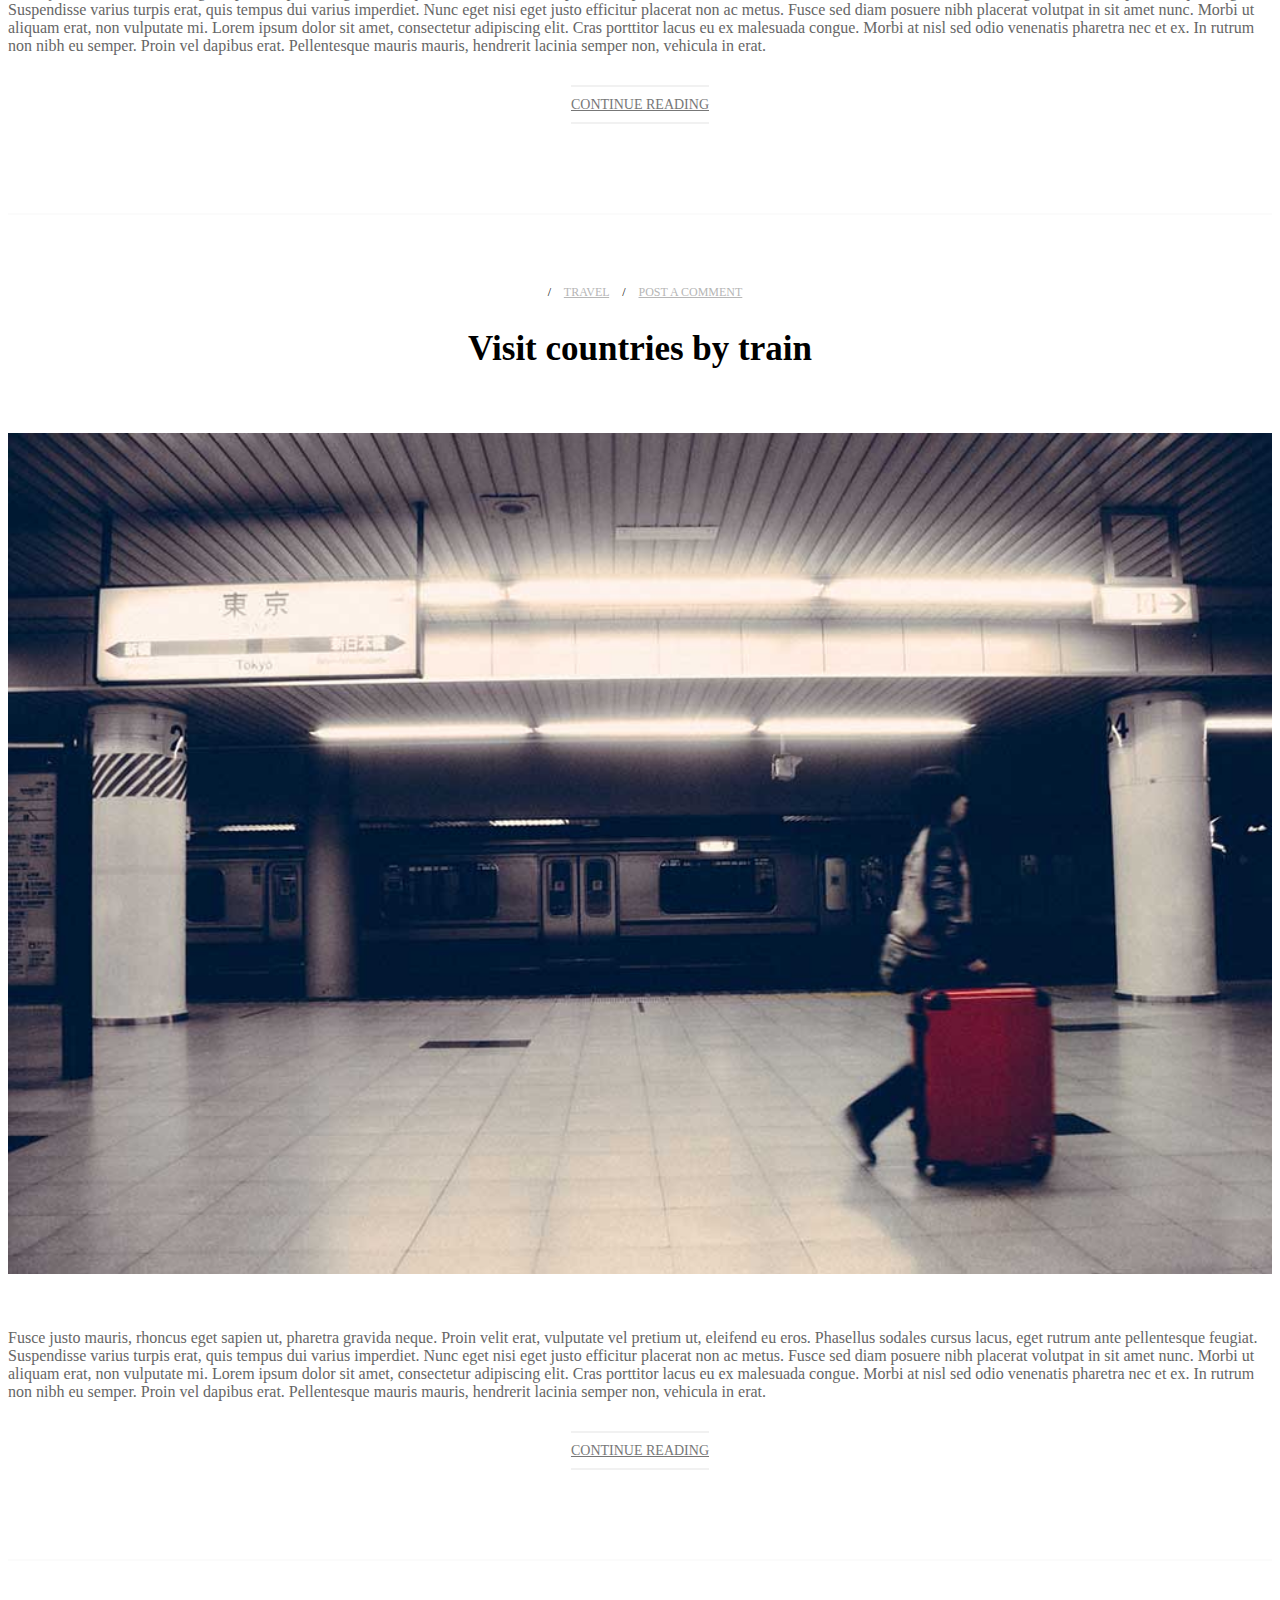
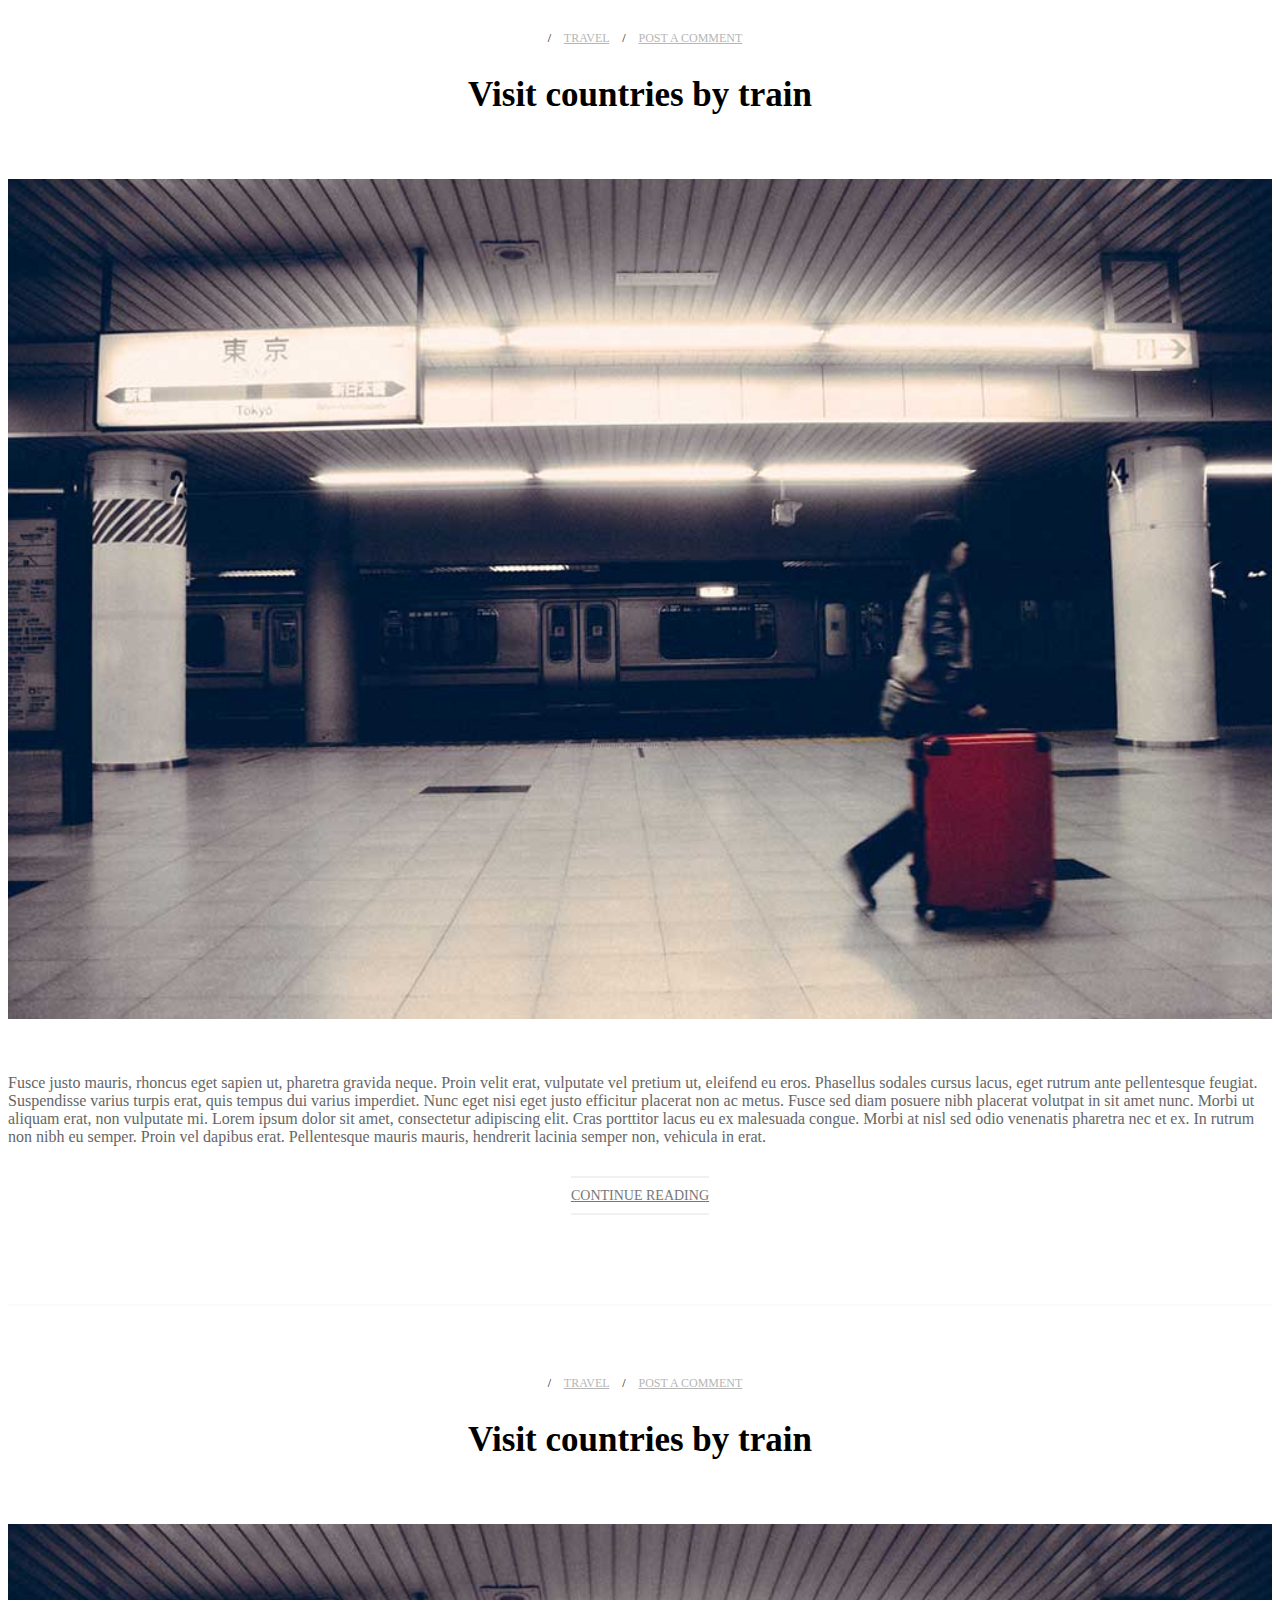
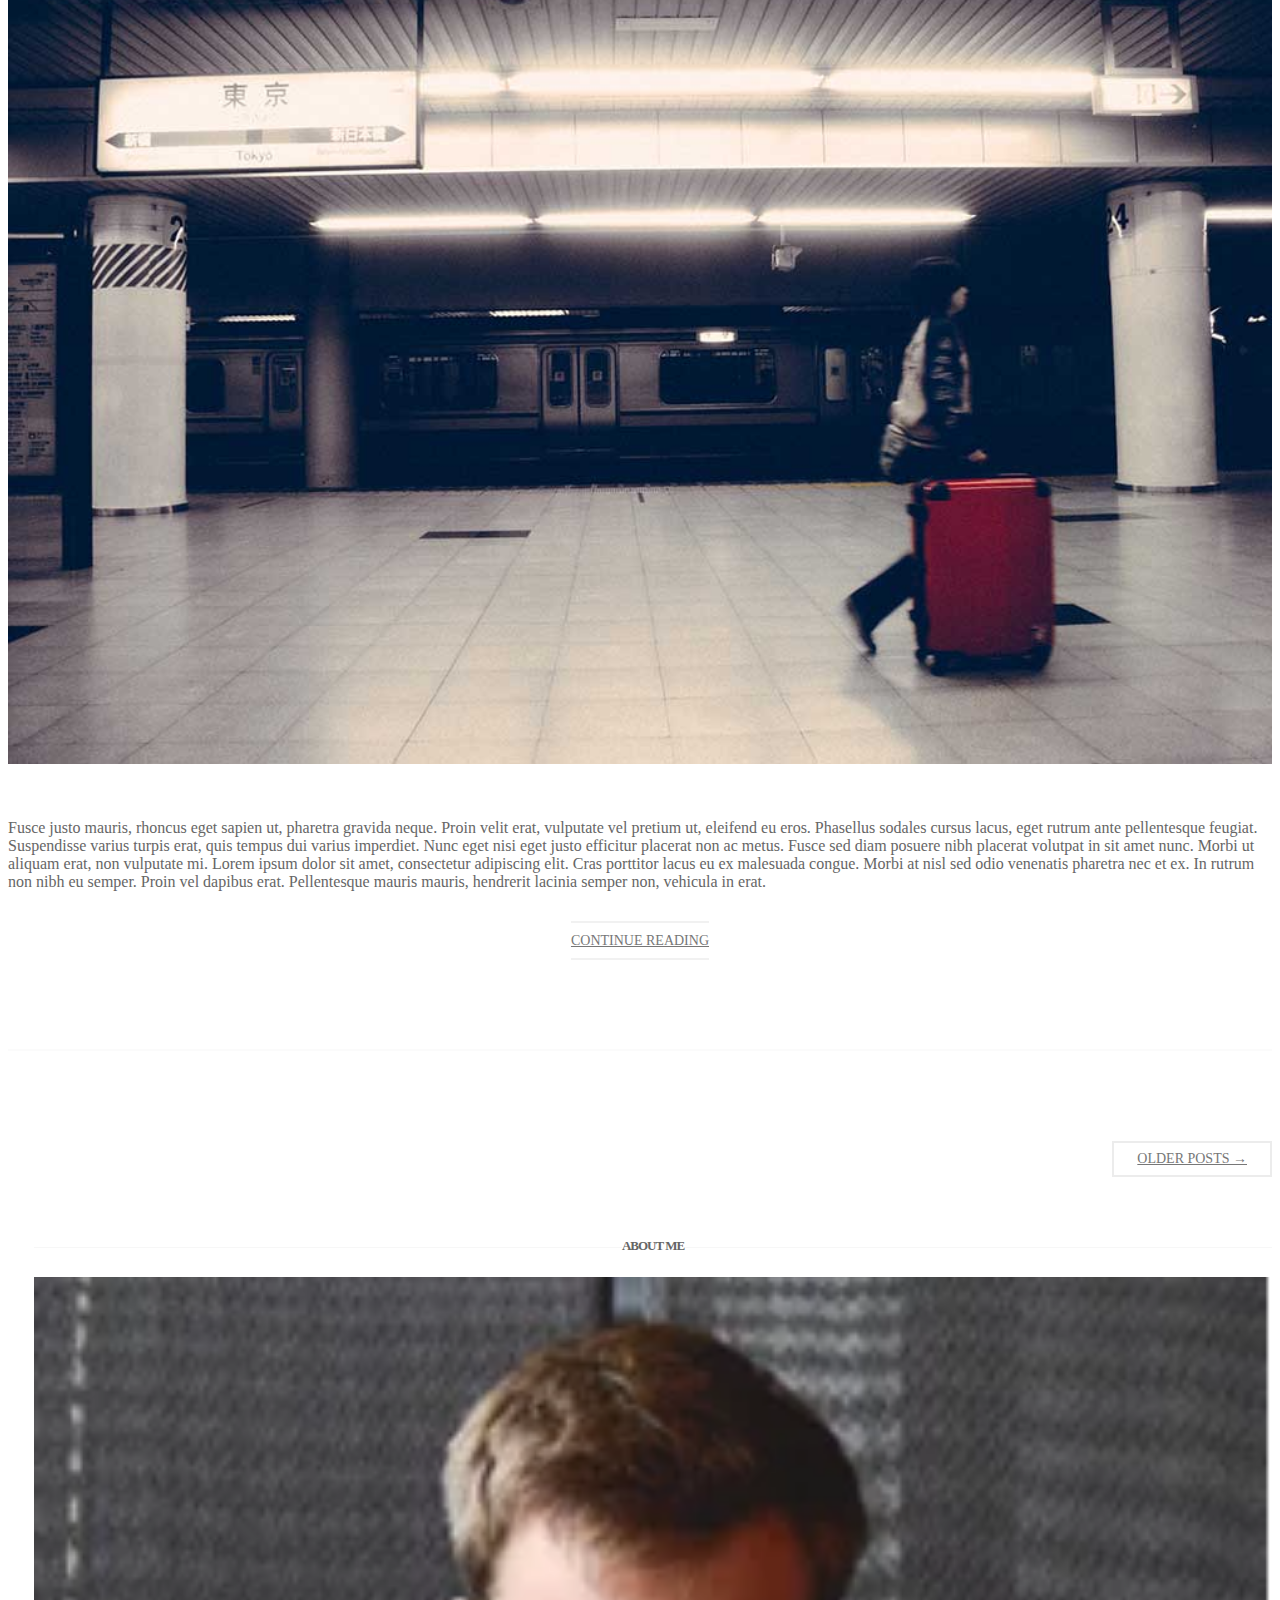
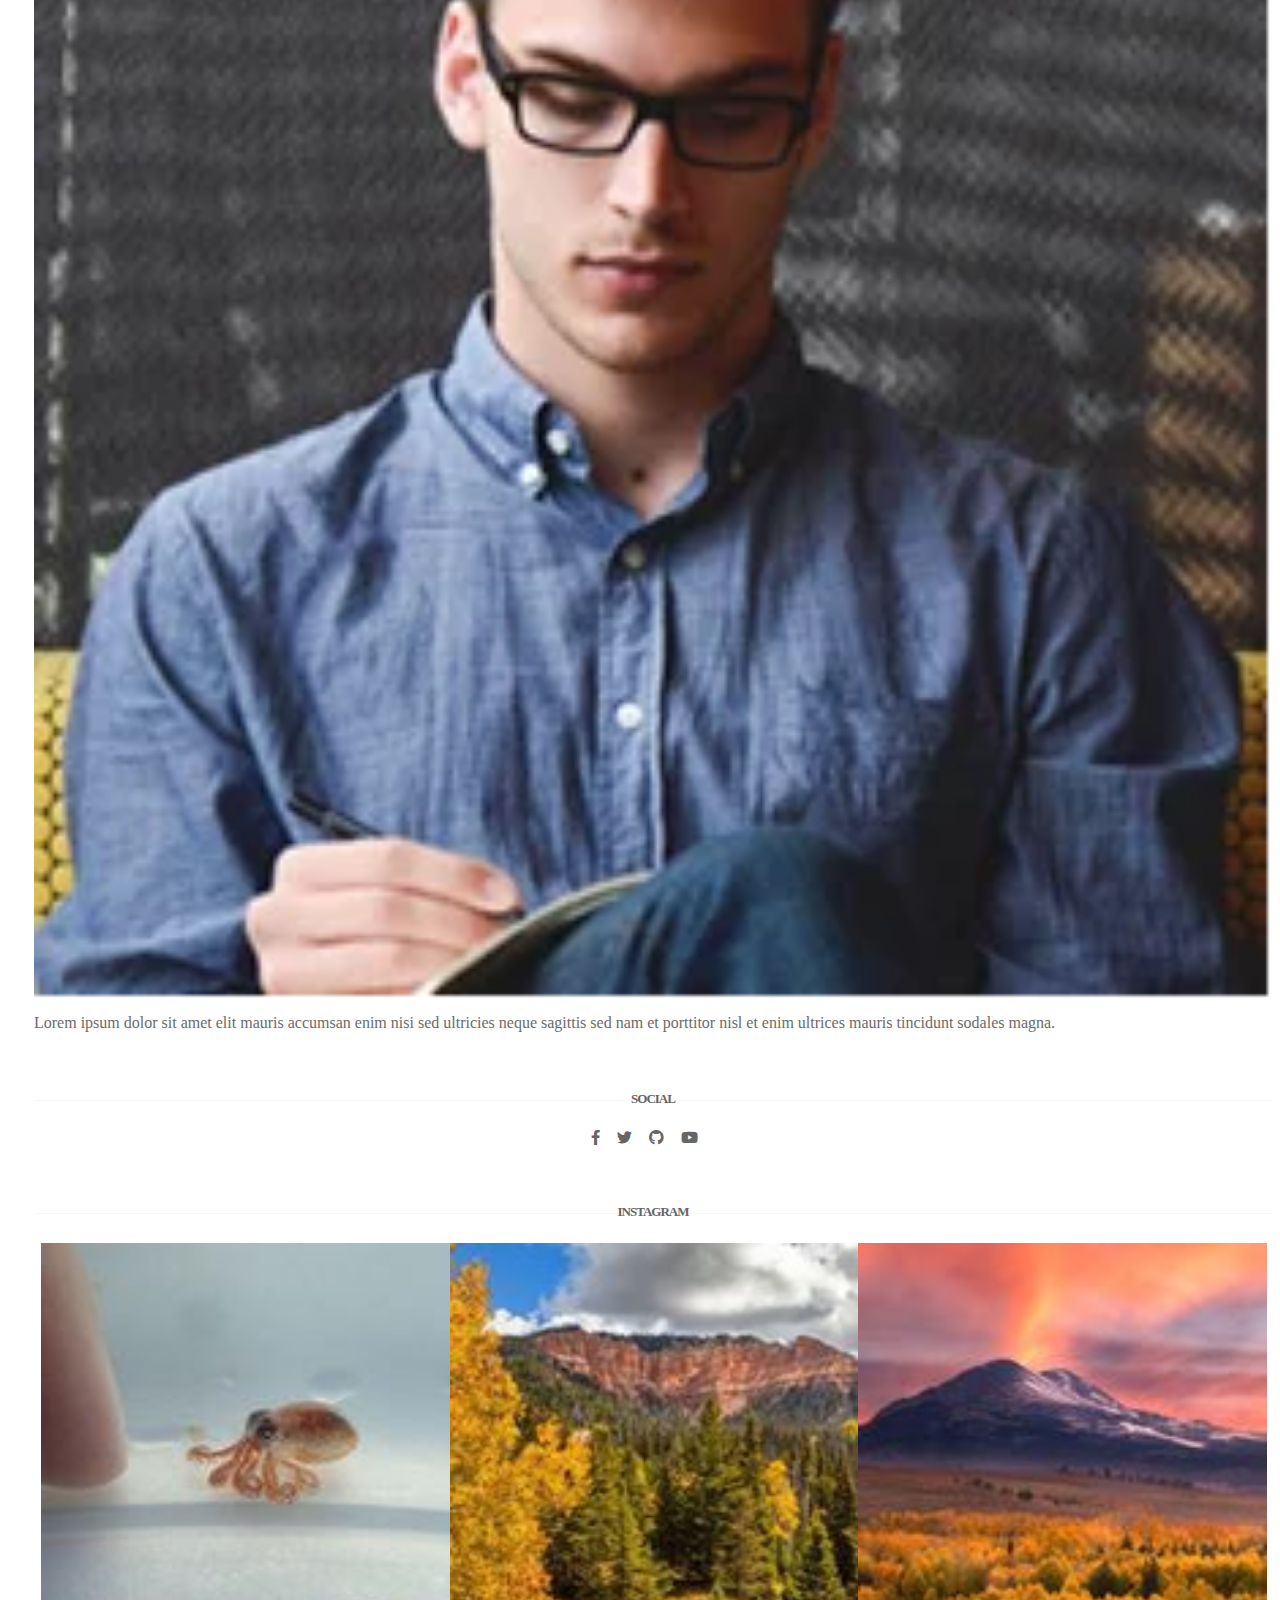
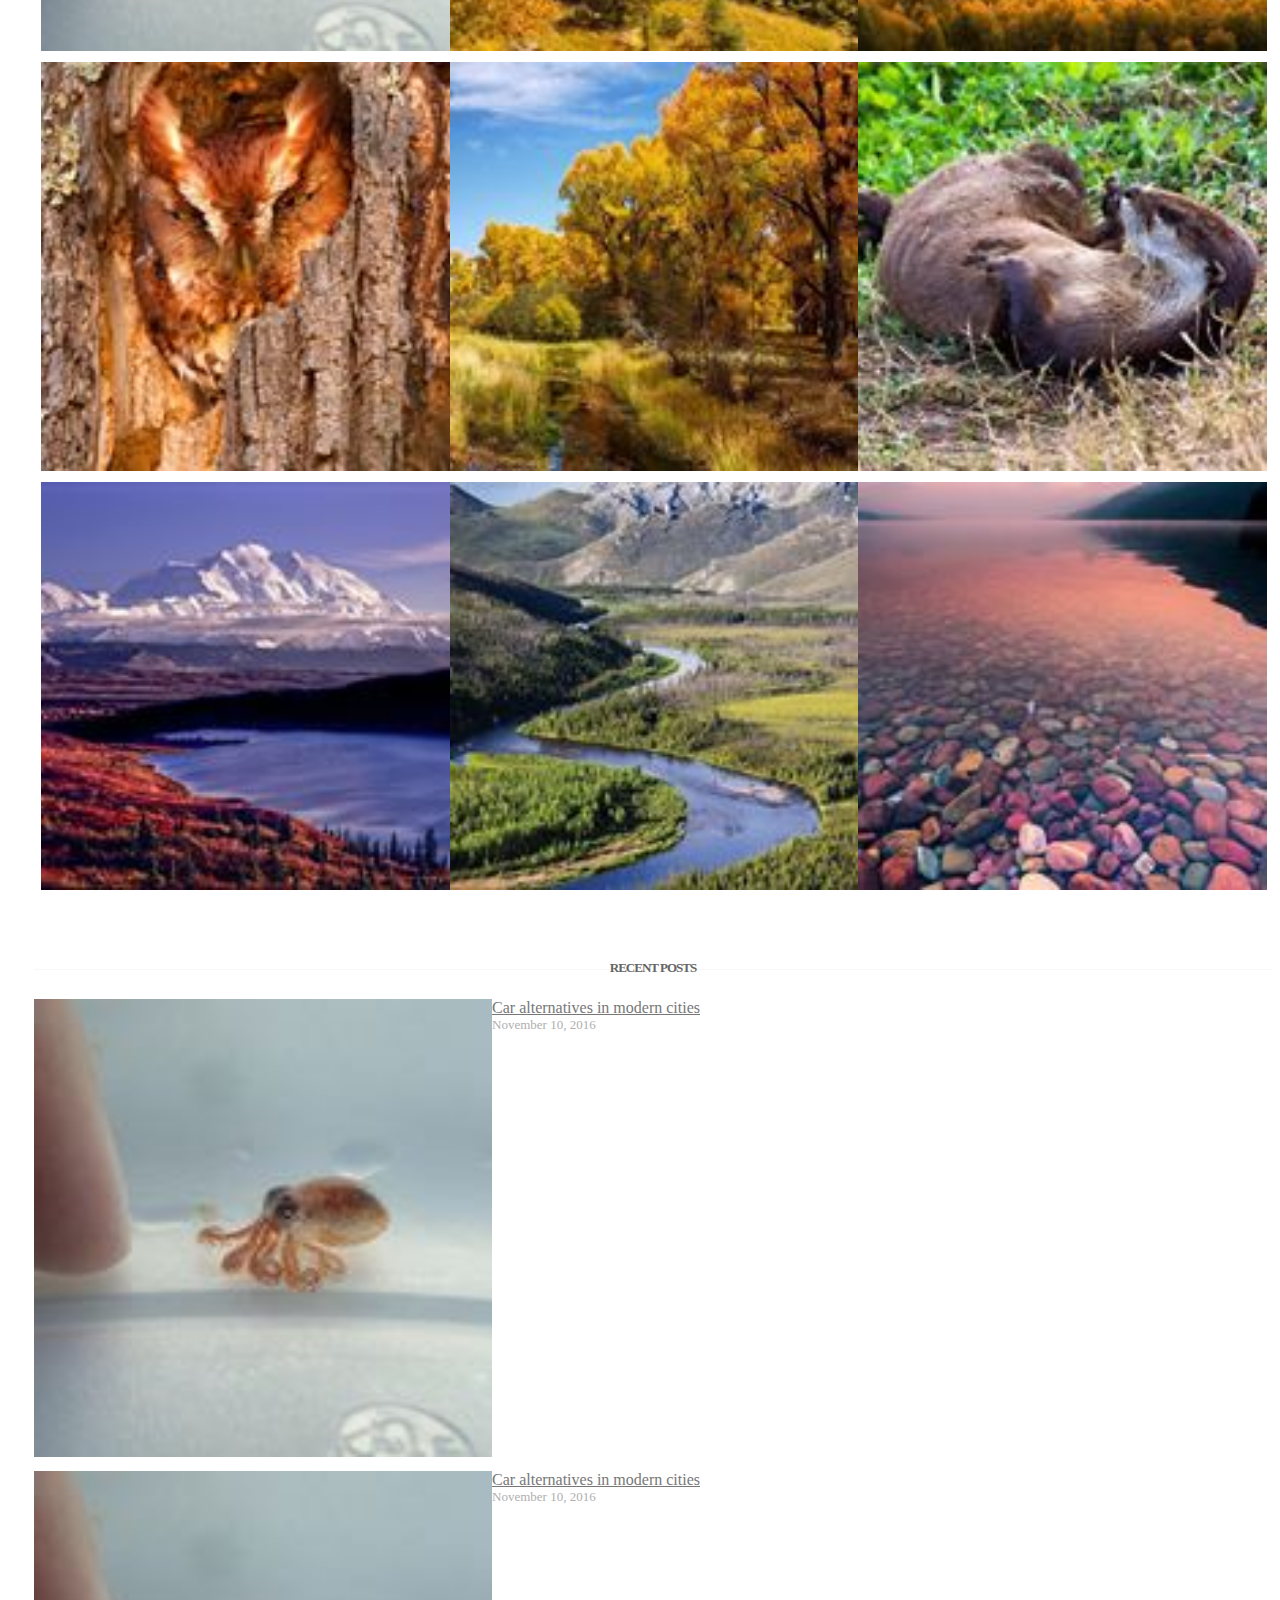
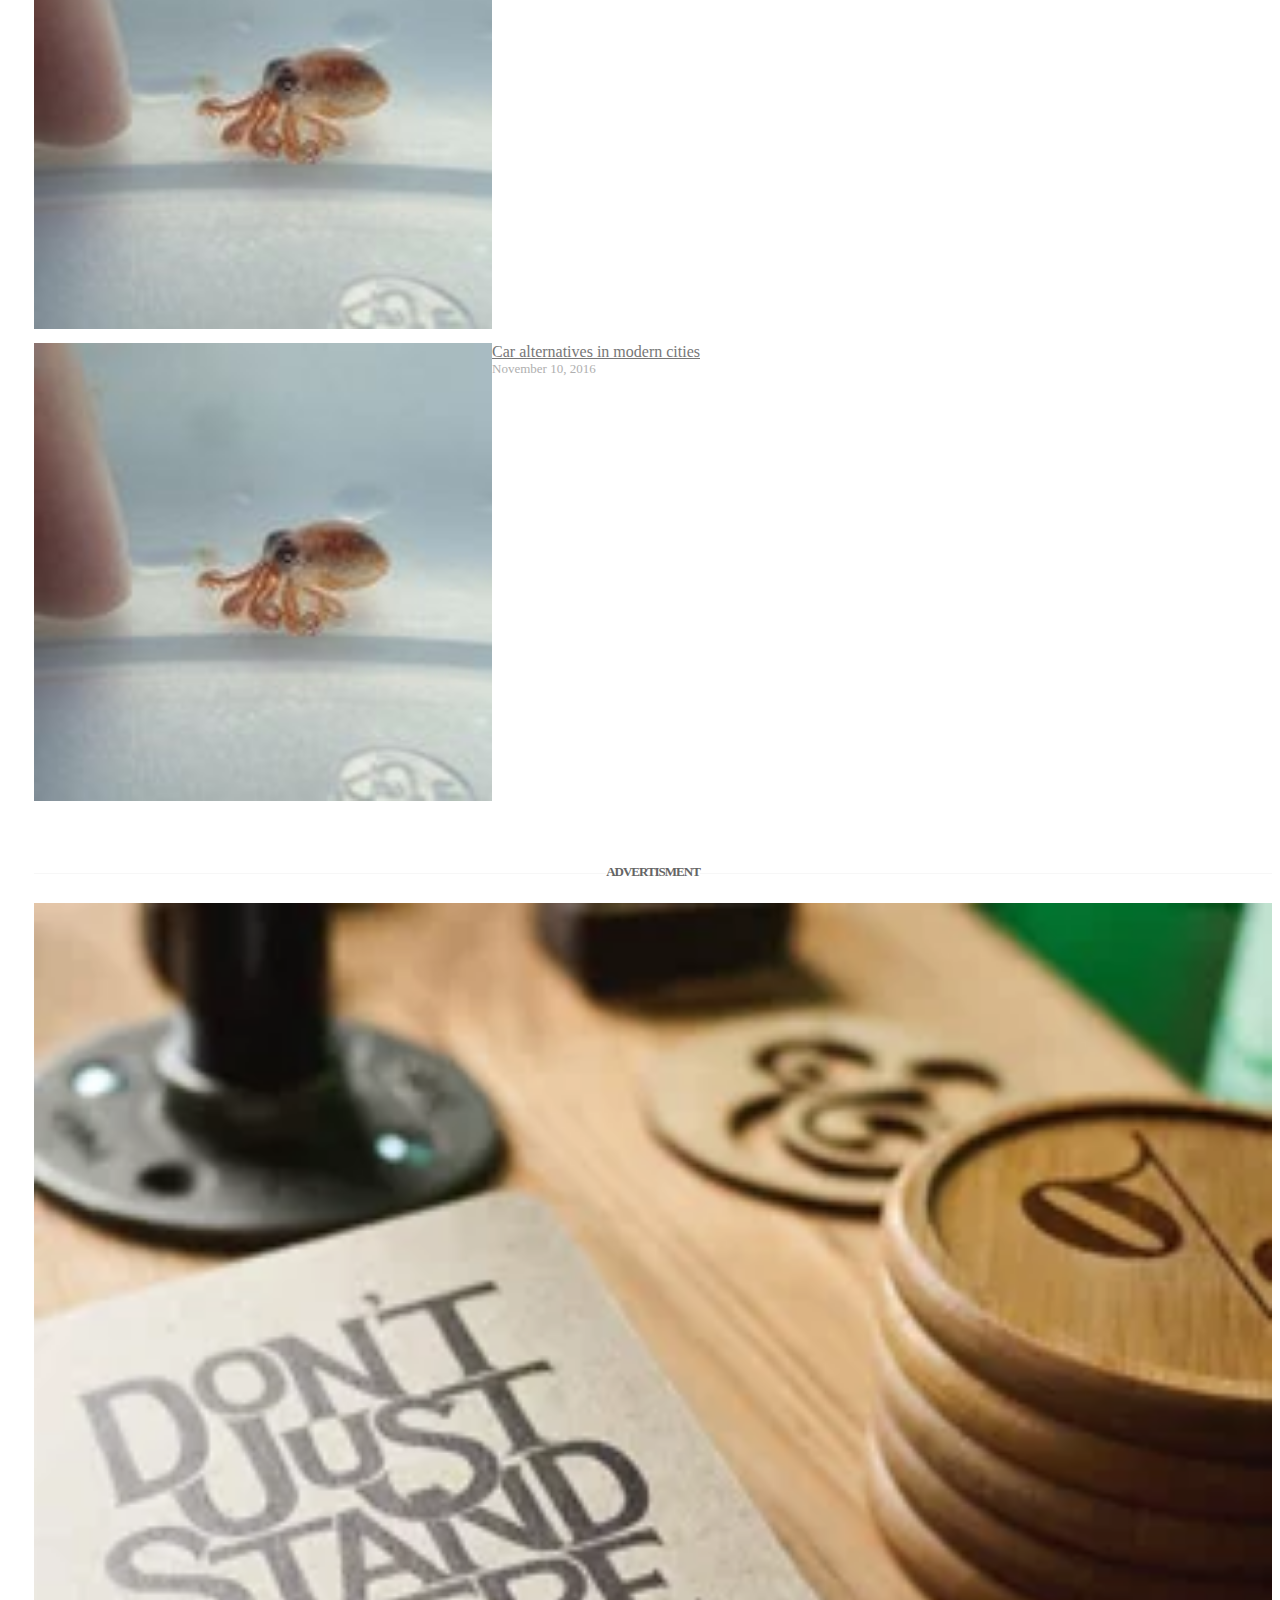
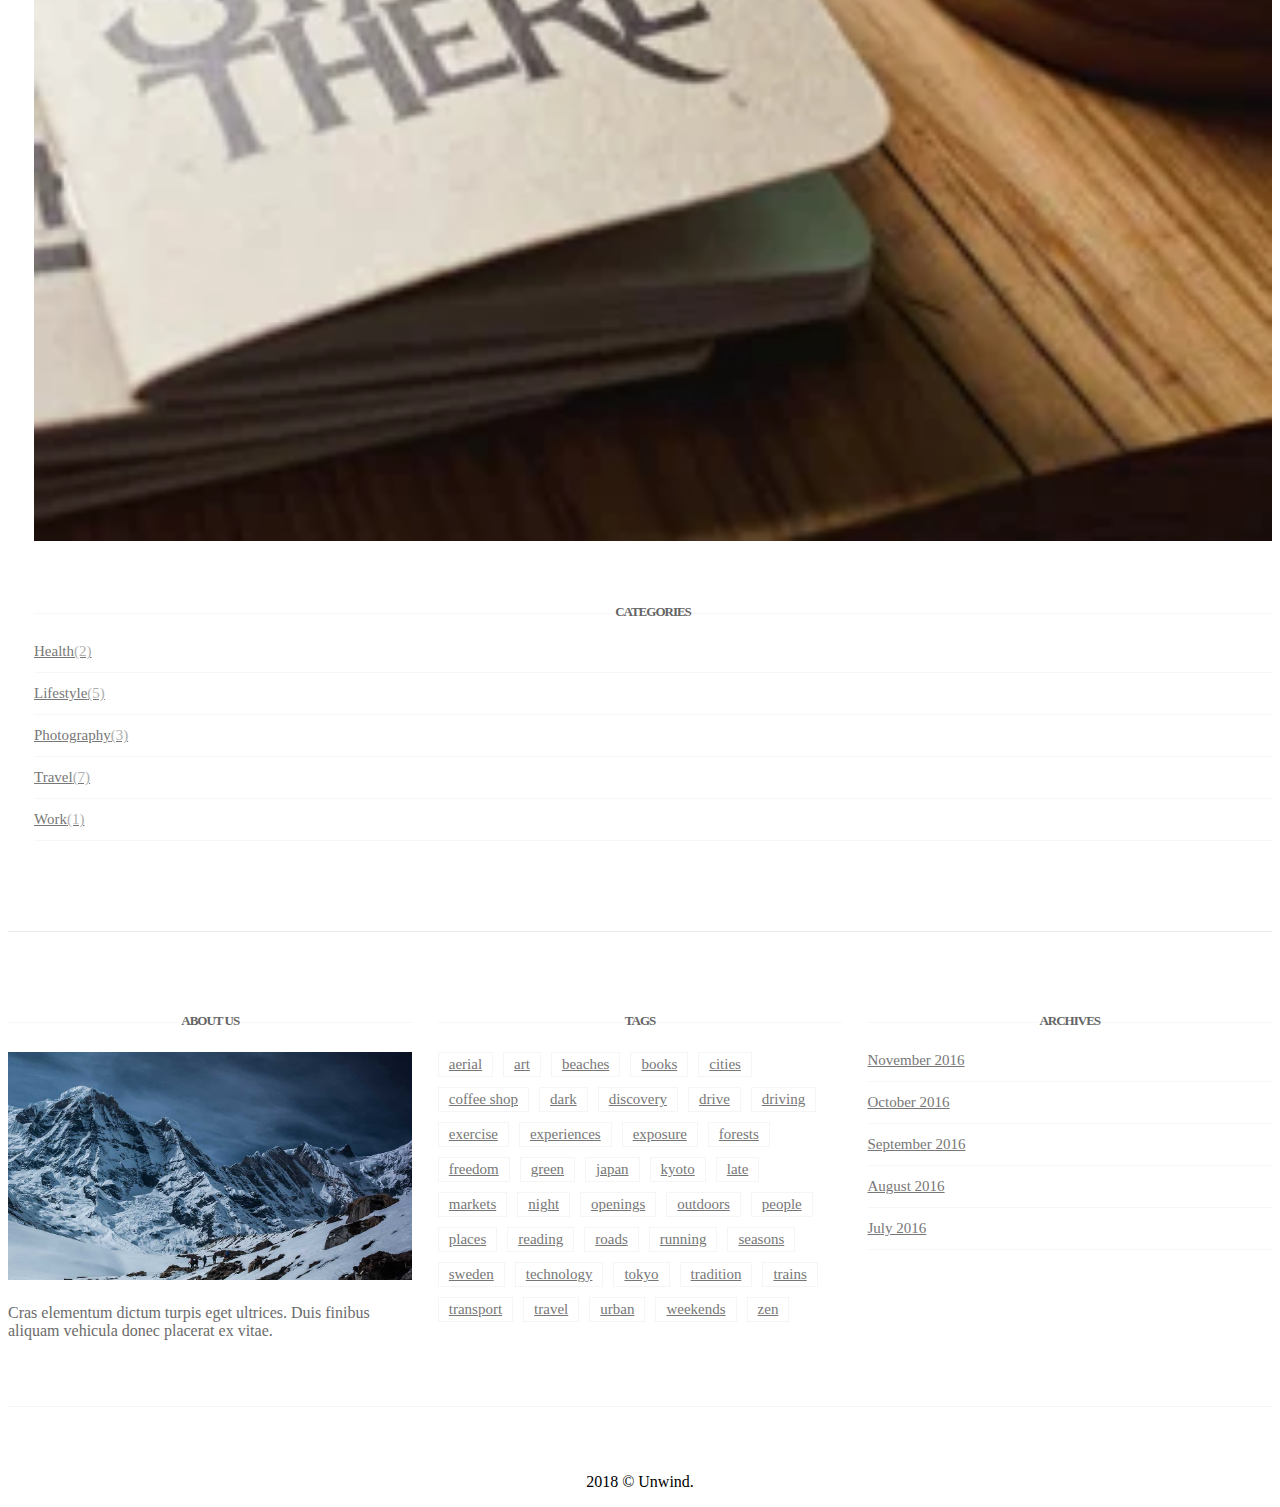
<file: site-copy/wordpress/themeisle/index.html>
<!doctype html>
<html lang="ja">
  <head>
    <!-- Required meta tags -->
    <meta charset="utf-8">
    <meta name="viewport" content="width=device-width, initial-scale=1, shrink-to-fit=no">
    <meta name="description" content="" />

    <!-- Bootstrap CSS -->
    <link rel="stylesheet" href="https://stackpath.bootstrapcdn.com/bootstrap/4.1.3/css/bootstrap.min.css" integrity="sha384-MCw98/SFnGE8fJT3GXwEOngsV7Zt27NXFoaoApmYm81iuXoPkFOJwJ8ERdknLPMO" crossorigin="anonymous">
    <link href="https://use.fontawesome.com/releases/v5.0.6/css/all.css" rel="stylesheet">
    <link rel="stylesheet" href="index.css">
    <link rel="stylesheet" href="sp.css">
    <title>write copy</title>
  </head>
  <body>

    <header>
      <div class="header-menu container">
        <div class="menu-wrap">
          <li class="header-list-parent"><a href="#">HOME</a></li>
          <li class="header-list-parent">
            <a href="#">BLOG LAYOUTS</a>
            <i class="fas fa-caret-down sp"></i>
            <ul class="header-sub-list">
              <li><a href="#">Default Layout</a></li>
              <li><a href="#">Grid Layout</a></li>
              <li><a href="#">Offset Layout</a></li>
              <li><a href="#">Alternate Layout</a></li>
              <li><a href="#">Masonry Layout</a></li>
            </ul>
          </li>
          <li class="header-list-parent"><a href="#">PORTFOLIO</a></li>
          <li class="header-list-parent">
            <a href="#">SHOP</a>
            <i class="fas fa-caret-down sp"></i>
            <ul class="header-sub-list">
              <li><a href="#">Cart</a></li>
              <li><a href="#">Checkout</a></li>
              <li><a href="#">My Account</a></li>
              <li><a href="#">Order Tracking</a></li>
            </ul>
          </li>
          <li class="header-list-parent">
            <a href="#">STYLE GUIDE</a>
            <i class="fas fa-caret-down sp"></i>
            <ul class="header-sub-list">
              <li><a href="#">Page Settings</a></li>
            </ul>
          </li>
          <li class="header-list-parent"><a href="#">ABOUT</a></li>
          <li class="header-list-parent"><a href="#">CONTACT</a></li>
          <li class="header-list-parent shop-cart">
            <a href="#" class="cart-link">
              <i class="fas fa-shopping-cart"></i>
              <p class="sp">view cart</p>
            </a>
            <span class="cart-badge">0</span>
            <ul class="header-sub-list long-list">
              <li><a href="#">No products in the cart.</a></li>
            </ul>
          </li>
        </div>
        <div class="header-icons-wrap header-icons">
          <li class="sp-menu-btn sp"><i class="fas fa-bars"></i></li>
          <li><a href="#"><i class="fab fa-twitter"></i></a></li>
          <li><a href="#"><i class="fab fa-facebook-f"></i></a></li>
          <li><a href="#"><i class="fab fa-youtube"></i></a></li>
          <li><a href="#"><i class="fab fa-github"></i></a></li>
          <li class="search-icon">
            <span></span>
            <i class="fas fa-search" ></i>
            <i class="fas fa-times hidden"></i>
          </li>
        </div>
      </div>
    </header>

    <main>
      <div class="search-wrap">
        <p>SEARCH SITE</p>
        <form>
          <input type="text" placeholder="Type and hit enter to search"/>
          <a href="#"><i class="fas fa-search"></i></a>
        </form>
      </div>
      <div class="main-wrap container">
        <h1>UNWIDE</h1>
        <div class="main-visual">
          <div id="carouselExampleIndicators" class="carousel slide" data-ride="carousel">
            <div class="carousel-inner">
              <div class="carousel-item active">
                <div class="carousel-message">
                  <p class="date">
                    OCTOVER 25, 2016 <span class="slash">/</span> HEALTH <span class="slash">/</span> POST A COMMENT
                  </p>
                  <p class="title">Rub to stay healthy</p>
                  <p class="link-btn">CONTINUE READING</p>
                </div>
              </div>
              <div class="carousel-item">
                <div class="carousel-message">
                  <p class="date">
                    OCTOVER 25, 2016 <span class="slash">/</span> HEALTH <span class="slash">/</span> POST A COMMENT
                  </p>
                  <p class="title">Rub to stay healthy</p>
                  <p class="link-btn">CONTINUE READING</p>
                </div>
              </div>
              <div class="carousel-item">
                <div class="carousel-message">
                  <p class="date">
                    OCTOVER 25, 2016 <span class="slash">/</span> HEALTH <span class="slash">/</span> POST A COMMENT
                  </p>
                  <p class="title">Rub to stay healthy</p>
                  <p class="link-btn">CONTINUE READING</p>
                </div>
              </div>
            </div>
            <a class="carousel-control-prev" href="#carouselExampleIndicators" role="button" data-slide="prev">
              <span class="carousel-control-prev-icon" aria-hidden="true"></span>
              <span class="sr-only">Previous</span>
            </a>
            <a class="carousel-control-next" href="#carouselExampleIndicators" role="button" data-slide="next">
              <span class="carousel-control-next-icon" aria-hidden="true"></span>
              <span class="sr-only">Next</span>
            </a>
          </div>
        </div>
        <div class="row">
          <div class="col-md-9">
            <div class="contents">
              <div class="content">
                <p class="content-tags">
                  <span class="slash">/</span>
                  <a href="#">TRAVEL</a>
                  <span class="slash">/</span>
                  <a href="#">POST A COMMENT</a>
                </p>
                <h2 class="content-title">Visit countries by train</h2>
                <img src="img/travel.jpg" class="content-image" />
                <div class="content-text">
                  <p>
                    Fusce justo mauris, rhoncus eget sapien ut, pharetra gravida neque. 
                    Proin velit erat, vulputate vel pretium ut, eleifend eu eros.
                    Phasellus sodales cursus lacus, eget rutrum ante pellentesque feugiat. 
                    Suspendisse varius turpis erat, quis tempus dui varius imperdiet.
                    Nunc eget nisi eget justo efficitur placerat non ac metus. 
                    Fusce sed diam posuere nibh placerat volutpat in sit amet nunc. 
                    Morbi ut aliquam erat, non vulputate mi. Lorem ipsum dolor sit amet, consectetur adipiscing elit. 
                    Cras porttitor lacus eu ex malesuada congue. Morbi at nisl sed odio venenatis pharetra nec et ex. 
                    In rutrum non nibh eu semper. Proin vel dapibus erat. 
                    Pellentesque mauris mauris, hendrerit lacinia semper non, vehicula in erat.
                  </p>
                </div>
                <div class="continue-link">
                  <a href="#">CONTINUE READING</a>
                </div>
              </div>
              <div class="content">
                <p class="content-tags">
                  <span class="slash">/</span>
                  <a href="#">TRAVEL</a>
                  <span class="slash">/</span>
                  <a href="#">POST A COMMENT</a>
                </p>
                <h2 class="content-title">Visit countries by train</h2>
                <img src="img/travel.jpg" class="content-image" />
                <div class="content-text">
                  <p>
                    Fusce justo mauris, rhoncus eget sapien ut, pharetra gravida neque. 
                    Proin velit erat, vulputate vel pretium ut, eleifend eu eros.
                    Phasellus sodales cursus lacus, eget rutrum ante pellentesque feugiat. 
                    Suspendisse varius turpis erat, quis tempus dui varius imperdiet.
                    Nunc eget nisi eget justo efficitur placerat non ac metus. 
                    Fusce sed diam posuere nibh placerat volutpat in sit amet nunc. 
                    Morbi ut aliquam erat, non vulputate mi. Lorem ipsum dolor sit amet, consectetur adipiscing elit. 
                    Cras porttitor lacus eu ex malesuada congue. Morbi at nisl sed odio venenatis pharetra nec et ex. 
                    In rutrum non nibh eu semper. Proin vel dapibus erat. 
                    Pellentesque mauris mauris, hendrerit lacinia semper non, vehicula in erat.
                  </p>
                </div>
                <div class="continue-link">
                  <a href="#">CONTINUE READING</a>
                </div>
              </div>
              <div class="content">
                <p class="content-tags">
                  <span class="slash">/</span>
                  <a href="#">TRAVEL</a>
                  <span class="slash">/</span>
                  <a href="#">POST A COMMENT</a>
                </p>
                <h2 class="content-title">Visit countries by train</h2>
                <img src="img/travel.jpg" class="content-image" />
                <div class="content-text">
                  <p>
                    Fusce justo mauris, rhoncus eget sapien ut, pharetra gravida neque. 
                    Proin velit erat, vulputate vel pretium ut, eleifend eu eros.
                    Phasellus sodales cursus lacus, eget rutrum ante pellentesque feugiat. 
                    Suspendisse varius turpis erat, quis tempus dui varius imperdiet.
                    Nunc eget nisi eget justo efficitur placerat non ac metus. 
                    Fusce sed diam posuere nibh placerat volutpat in sit amet nunc. 
                    Morbi ut aliquam erat, non vulputate mi. Lorem ipsum dolor sit amet, consectetur adipiscing elit. 
                    Cras porttitor lacus eu ex malesuada congue. Morbi at nisl sed odio venenatis pharetra nec et ex. 
                    In rutrum non nibh eu semper. Proin vel dapibus erat. 
                    Pellentesque mauris mauris, hendrerit lacinia semper non, vehicula in erat.
                  </p>
                </div>
                <div class="continue-link">
                  <a href="#">CONTINUE READING</a>
                </div>
              </div>
              <div class="content">
                <p class="content-tags">
                  <span class="slash">/</span>
                  <a href="#">TRAVEL</a>
                  <span class="slash">/</span>
                  <a href="#">POST A COMMENT</a>
                </p>
                <h2 class="content-title">Visit countries by train</h2>
                <img src="img/travel.jpg" class="content-image" />
                <div class="content-text">
                  <p>
                    Fusce justo mauris, rhoncus eget sapien ut, pharetra gravida neque. 
                    Proin velit erat, vulputate vel pretium ut, eleifend eu eros.
                    Phasellus sodales cursus lacus, eget rutrum ante pellentesque feugiat. 
                    Suspendisse varius turpis erat, quis tempus dui varius imperdiet.
                    Nunc eget nisi eget justo efficitur placerat non ac metus. 
                    Fusce sed diam posuere nibh placerat volutpat in sit amet nunc. 
                    Morbi ut aliquam erat, non vulputate mi. Lorem ipsum dolor sit amet, consectetur adipiscing elit. 
                    Cras porttitor lacus eu ex malesuada congue. Morbi at nisl sed odio venenatis pharetra nec et ex. 
                    In rutrum non nibh eu semper. Proin vel dapibus erat. 
                    Pellentesque mauris mauris, hendrerit lacinia semper non, vehicula in erat.
                  </p>
                </div>
                <div class="continue-link">
                  <a href="#">CONTINUE READING</a>
                </div>
              </div>
            </div>
            <div class="old-contents-link">
              <a href="#" class="newer" ></a>
              <a href="#" class="older">OLDER POSTS →</a>
            </div>
          </div>
          <div class="col-md-3 side-contents">
            <div class="side-item">
              <div class="title-bar">
                <span class="title">ABOUT ME</span>
              </div>
              <img src="img/iam.png" width="100%" />
              <p class="side-text">
                Lorem ipsum dolor sit amet elit mauris accumsan enim nisi sed ultricies neque sagittis sed nam 
                et porttitor nisl et enim ultrices mauris tincidunt sodales magna.
              </p>
            </div>

            <div class="side-item">
              <div class="title-bar">
                <span class="title">SOCIAL</span>
              </div>
              <div class="icons">
                <i class="fab fa-facebook-f"></i>
                <i class="fab fa-twitter"></i>
                <i class="fab fa-github"></i>
                <i class="fab fa-youtube"></i>
              </div>
            </div>

            <div class="side-item">
              <div class="title-bar">
                <span class="title">INSTAGRAM</span>
              </div>
              <div class="images">
                <a href="#"><img src="img/insta-images/img1.jpg" /></a>
                <a href="#"><img src="img/insta-images/img2.jpg" /></a>
                <a href="#"><img src="img/insta-images/img3.jpg" /></a>
                <a href="#"><img src="img/insta-images/img4.jpg" /></a>
                <a href="#"><img src="img/insta-images/img5.jpg" /></a>
                <a href="#"><img src="img/insta-images/img6.jpg" /></a>
                <a href="#"><img src="img/insta-images/img7.jpg" /></a>
                <a href="#"><img src="img/insta-images/img8.jpg" /></a>
                <a href="#"><img src="img/insta-images/img9.jpg" /></a>
              </div>
            </div>

            <div class="side-item">
              <div class="title-bar">
                <span class="title">RECENT POSTS</span>
              </div>
              <div class="recent-content">
                <a href="#" class="thumbnail"><img src="img/insta-images/img1.jpg" /></a>
                <div class="explain">
                  <a href="#" class="post-title">Car alternatives in modern cities</a>
                  <span class="posted-date">November 10, 2016</span>
                </div>
              </div>
              <div class="recent-content">
                <a href="#" class="thumbnail"><img src="img/insta-images/img1.jpg" /></a>
                <div class="explain">
                  <a href="#" class="post-title">Car alternatives in modern cities</a>
                  <span class="posted-date">November 10, 2016</span>
                </div>
              </div>
              <div class="recent-content">
                <a href="#" class="thumbnail"><img src="img/insta-images/img1.jpg" /></a>
                <div class="explain">
                  <a href="#" class="post-title">Car alternatives in modern cities</a>
                  <span class="posted-date">November 10, 2016</span>
                </div>
              </div>
            </div>

            <div class="side-item">
              <div class="title-bar">
                <span class="title">ADVERTISMENT</span>
              </div>
              <div class="ad-image">
                <a href="#"><img src="img/ad-img.png" /></a>
              </div>
            </div>

            <div class="side-item">
              <div class="title-bar">
                <span class="title">CATEGORIES</span>
              </div>
              <div class="categories">
                <a href="#">Health<span>(2)</span></a>
                <a href="#">Lifestyle<span>(5)</span></a>
                <a href="#">Photography<span>(3)</span></a>
                <a href="#">Travel<span>(7)</span></a>
                <a href="#">Work<span>(1)</span></a>
              </div>
            </div>
          </div>
        </div>
    </main>

    <footer>
      <div class="footer-wrap">
        <div class="footer-menu container">
          <div class="footer-item about-us">
            <div class="title-bar">
              <span class="title">ABOUT US</span>
            </div>
            <img src="img/alpine-scene.jpg" />
            <p>
              Cras elementum dictum turpis eget ultrices. 
              Duis finibus aliquam vehicula donec placerat ex vitae.
            </p>
          </div>

          <div class="footer-item">
            <div class="title-bar">
              <span class="title">TAGS</span>
            </div>
            <div class="footer-tags">
              <a href="#">aerial</a>
              <a href="#">art</a>
              <a href="#">beaches</a>
              <a href="#">books</a>
              <a href="#">cities</a>
              <a href="#">coffee shop</a>
              <a href="#">dark</a>
              <a href="#">discovery</a>
              <a href="#">drive</a>
              <a href="#">driving</a>
              <a href="#">exercise</a>
              <a href="#">experiences</a>
              <a href="#">exposure</a>
              <a href="#">forests</a>
              <a href="#">freedom</a>
              <a href="#">green</a>
              <a href="#">japan</a>
              <a href="#">kyoto</a>
              <a href="#">late</a>
              <a href="#">markets</a>
              <a href="#">night</a>
              <a href="#">openings</a>
              <a href="#">outdoors</a>
              <a href="#">people</a>
              <a href="#">places</a>
              <a href="#">reading</a>
              <a href="#">roads</a>
              <a href="#">running</a>
              <a href="#">seasons</a>
              <a href="#">sweden</a>
              <a href="#">technology</a>
              <a href="#">tokyo</a>
              <a href="#">tradition</a>
              <a href="#">trains</a>
              <a href="#">transport</a>
              <a href="#">travel</a>
              <a href="#">urban</a>
              <a href="#">weekends</a>
              <a href="#">zen</a>
            </div>
          </div>

          <div class="footer-item">
            <div class="title-bar">
              <span class="title">ARCHIVES</span>
            </div>

            <div class="categories">
              <a href="#">November 2016</a>
              <a href="#">October 2016</a>
              <a href="#">September 2016</a>
              <a href="#">August 2016</a>
              <a href="#">July 2016</a>
            </div>
          </div>
        </div>
      </div>

      <div class="footer-copylight">
        <p>2018 © Unwind. </p>
      </div>

      <a href class="btn-to-top"><i class="fas fa-angle-up"></i></a>
    </footer>


    <!-- Optional JavaScript -->
    <!-- jQuery first, then Popper.js, then Bootstrap JS -->
    <script src="https://cdnjs.cloudflare.com/ajax/libs/jquery/3.3.1/jquery.min.js" crossorigin="anonymous"></script>
    <script src="https://cdnjs.cloudflare.com/ajax/libs/popper.js/1.14.3/umd/popper.min.js" integrity="sha384-ZMP7rVo3mIykV+2+9J3UJ46jBk0WLaUAdn689aCwoqbBJiSnjAK/l8WvCWPIPm49" crossorigin="anonymous"></script>
    <script src="https://stackpath.bootstrapcdn.com/bootstrap/4.1.3/js/bootstrap.min.js" integrity="sha384-ChfqqxuZUCnJSK3+MXmPNIyE6ZbWh2IMqE241rYiqJxyMiZ6OW/JmZQ5stwEULTy" crossorigin="anonymous"></script>
    <script src="index.js"></script>
  </body>
</html>
</file>
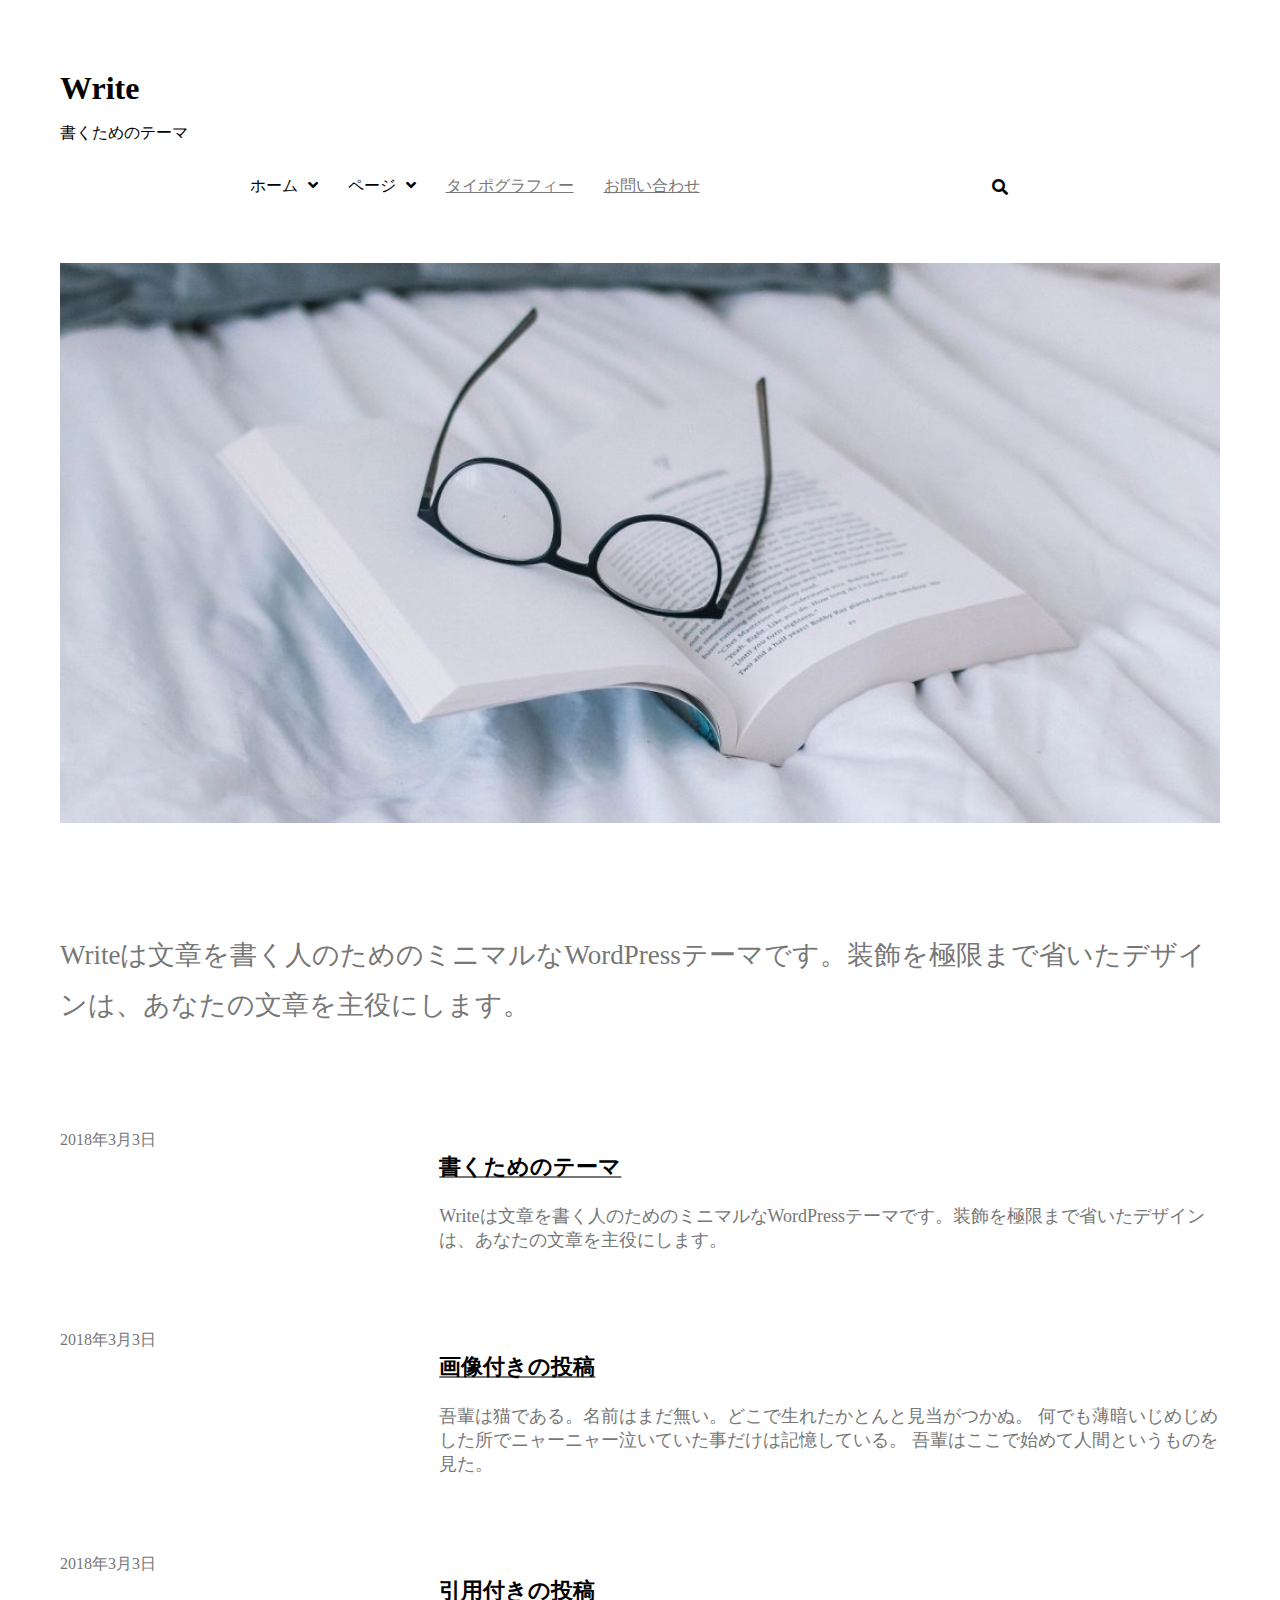
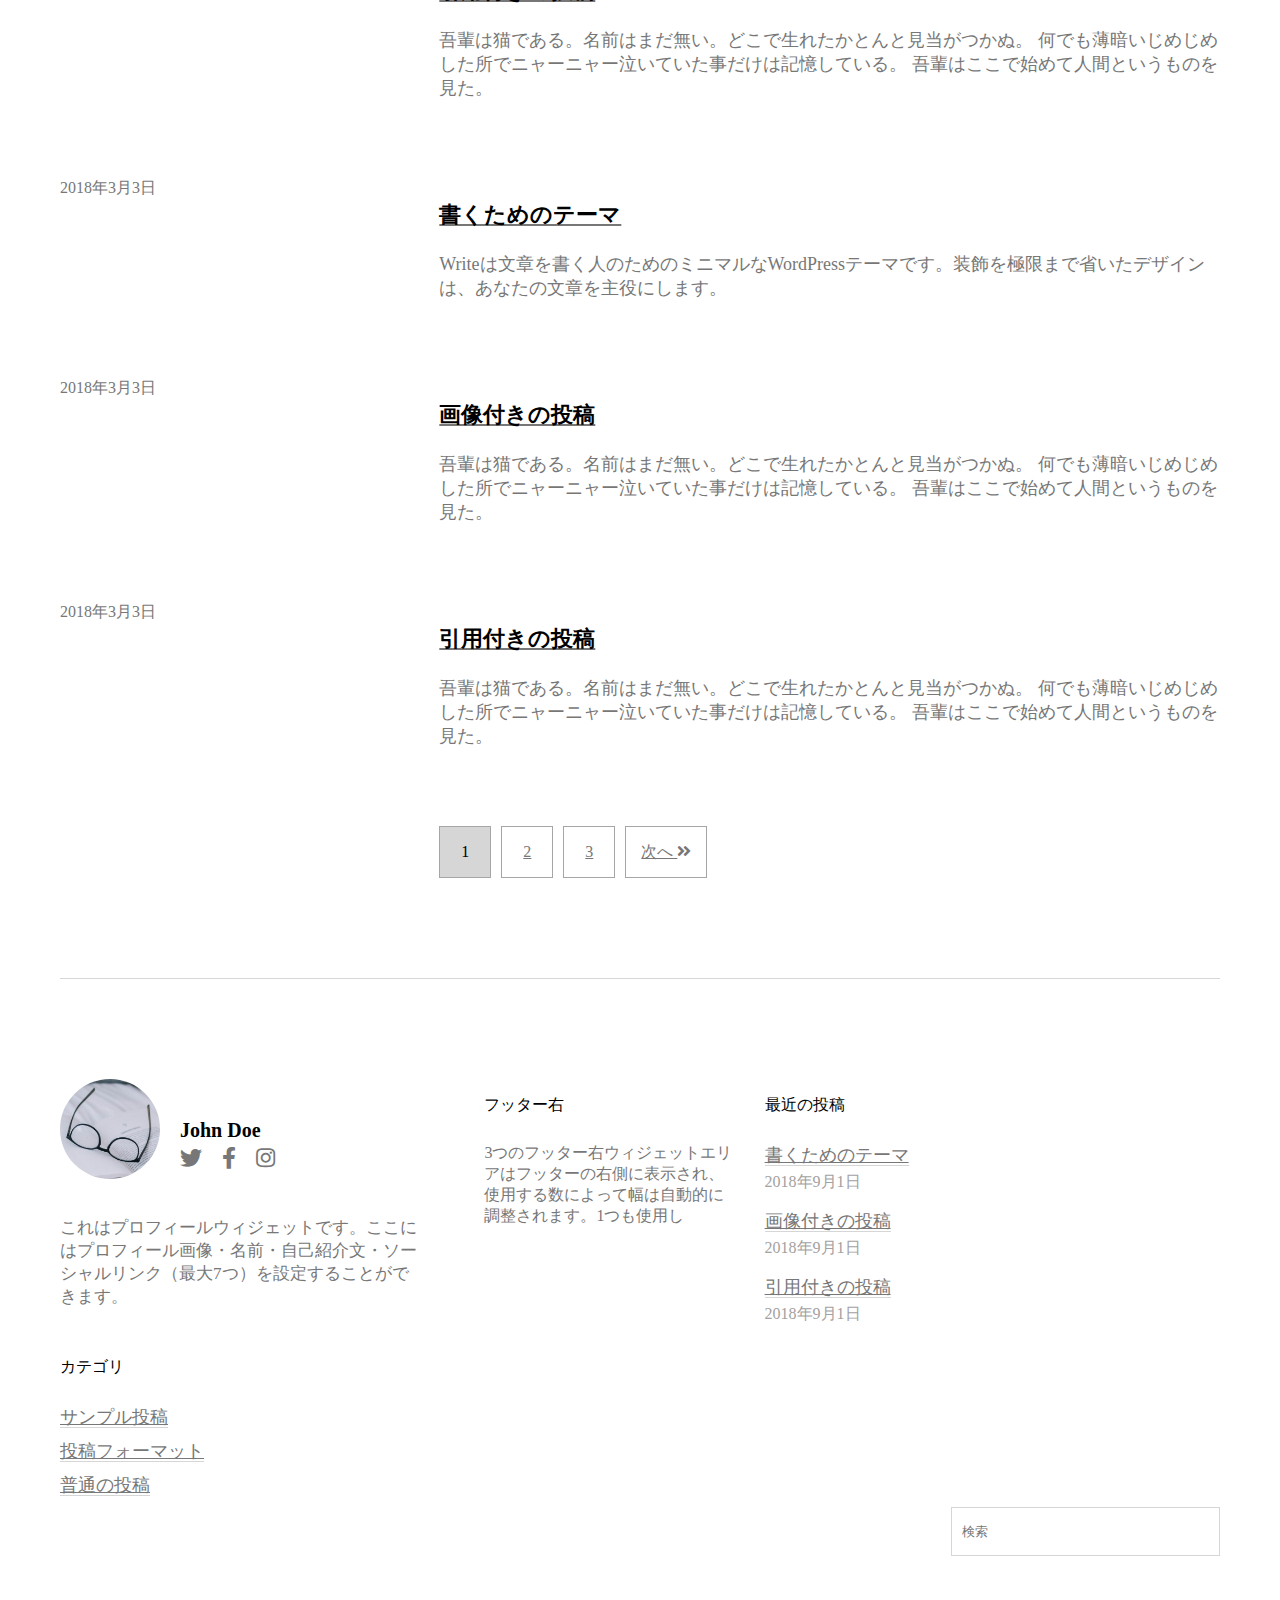
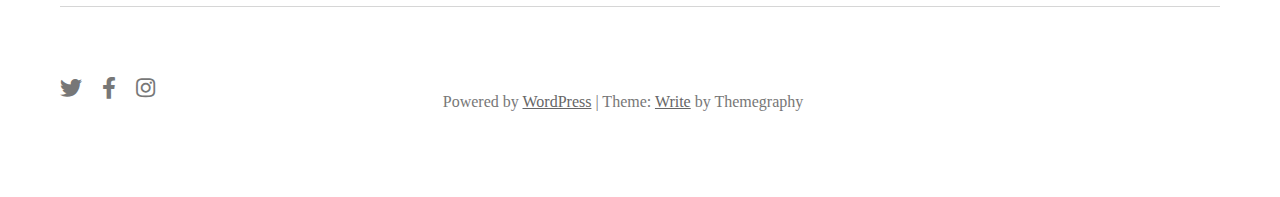
<file: site-copy/wordpress/write/index.html>
<!doctype html>
<html lang="ja">
  <head>
    <!-- Required meta tags -->
    <meta charset="utf-8">
    <meta name="viewport" content="width=device-width, initial-scale=1, shrink-to-fit=no">
    <meta name="description" content="" />

    <!-- Bootstrap CSS -->
    <link rel="stylesheet" href="https://stackpath.bootstrapcdn.com/bootstrap/4.1.3/css/bootstrap.min.css" integrity="sha384-MCw98/SFnGE8fJT3GXwEOngsV7Zt27NXFoaoApmYm81iuXoPkFOJwJ8ERdknLPMO" crossorigin="anonymous">
    <link href="https://use.fontawesome.com/releases/v5.0.6/css/all.css" rel="stylesheet">
    <link rel="stylesheet" href="index.css">
    <link rel="stylesheet" href="sp.css">
    <title>write copy</title>
  </head>
  <body>

    <header class="container">
      <div class="sp nav-toggle-btn">
        <div class="nav-btn-wrap">
          <span></span>
        </div>
      </div>
      <h1>Write</h1>
      <div class="header-wrap">
        <p>書くためのテーマ</p>
        <ul class="header-main">
          <li class="default-ul-hide">
            ホーム<i class="fas fa-angle-down"></i>
            <div class="dropdown-menu">
              <div class="menu-wrap">
                <a href="#">カスタマイズ</a>
              </div>
            </div>
          </li>
          <li class="default-ul-hide">
            ページ<i class="fas fa-angle-down"></i>
            <div class="dropdown-menu">
              <div class="menu-wrap">
                <a href="#">アイキャッチ画像なしのページ</a>
                <a href="#">ページ(全幅テンプレート)</a>
              </div>
            </div>
          </li>
          <li><a href="#">タイポグラフィー</a></li>
          <li><a href="#">お問い合わせ</a></li>
          <li class="search-form">
            <div class="input-wrap">
              <span class="search-btn">
                <i class="fas fa-search" id="search-btn"></i>
              </span>
              <form>
                <i class="fas fa-search"></i>
                <input type="text" placeholder="検索"/>
              </form>
            </div>
          </li>
        </ul>
      </div>
    </header>

    <div class="main-visual container">
      <img src="img/glass.jpg" width="100%" class="main-image" />
    </div>

    <main>
      <div class="container">

        <h2>Writeは文章を書く人のためのミニマルなWordPressテーマです。装飾を極限まで省いたデザインは、あなたの文章を主役にします。</h2>

        <div class="main-contents">
          <div class="content">
            <div class="post-date">
              2018年3月3日
            </div>
            <div class="content-link">
              <a href="#"><h3>書くためのテーマ</h3></a>
              <p>Writeは文章を書く人のためのミニマルなWordPressテーマです。装飾を極限まで省いたデザインは、あなたの文章を主役にします。</p>
            </div>
          </div>

          <div class="content">
            <div class="post-date">
              2018年3月3日
            </div>
            <div class="content-link">
              <a href="#"><h3>画像付きの投稿</h3></a>
              <p>吾輩は猫である。名前はまだ無い。どこで生れたかとんと見当がつかぬ。
                何でも薄暗いじめじめした所でニャーニャー泣いていた事だけは記憶している。
                吾輩はここで始めて人間というものを見た。</p>
            </div>
          </div>

          <div class="content">
            <div class="post-date">
              2018年3月3日
            </div>
            <div class="content-link">
              <a href="#"><h3>引用付きの投稿</h3></a>
              <p>吾輩は猫である。名前はまだ無い。どこで生れたかとんと見当がつかぬ。
                何でも薄暗いじめじめした所でニャーニャー泣いていた事だけは記憶している。
                吾輩はここで始めて人間というものを見た。</p>
            </div>
          </div>

          <div class="content">
            <div class="post-date">
              2018年3月3日
            </div>
            <div class="content-link">
              <a href="#"><h3>書くためのテーマ</h3></a>
              <p>Writeは文章を書く人のためのミニマルなWordPressテーマです。装飾を極限まで省いたデザインは、あなたの文章を主役にします。</p>
            </div>
          </div>

          <div class="content">
            <div class="post-date">
              2018年3月3日
            </div>
            <div class="content-link">
              <a href="#"><h3>画像付きの投稿</h3></a>
              <p>吾輩は猫である。名前はまだ無い。どこで生れたかとんと見当がつかぬ。
                何でも薄暗いじめじめした所でニャーニャー泣いていた事だけは記憶している。
                吾輩はここで始めて人間というものを見た。</p>
            </div>
          </div>

          <div class="content">
            <div class="post-date">
              2018年3月3日
            </div>
            <div class="content-link">
              <a href="#"><h3>引用付きの投稿</h3></a>
              <p>吾輩は猫である。名前はまだ無い。どこで生れたかとんと見当がつかぬ。
                何でも薄暗いじめじめした所でニャーニャー泣いていた事だけは記憶している。
                吾輩はここで始めて人間というものを見た。</p>
            </div>
          </div>

          <div class="content">
            <div class="post-date">
            </div>
            <div class="content-link">
              <div class="pagenation">
              <div class="paging-button active">1</div>
              <a href="#" class="paging-button">2</a>
              <a href="#" class="paging-button">3</a>
              <a href="#" class="paging-button next-button">次へ <i class="fas fa-angle-double-right"></i></a>
            </div>
            </div>
          </div>
        </div>

      </div>

    </main>

    <footer class="container">
      <div class="footer">
        <div class="footer-main">
          <div class="parsonal">
            <div class="parsonal-data">
              <img src="img/iam.jpg">
              <div class="parsonal-links">
                <p class="parsonal-name">John Doe</p>
                <div class="icons">
                  <i class="fab fa-twitter"></i>
                  <i class="fab fa-facebook-f"></i>
                  <i class="fab fa-instagram"></i>
                </div>
              </div>
            </div>
            <p class="parsonal-text">
              これはプロフィールウィジェットです。ここにはプロフィール画像・名前・自己紹介文・ソーシャルリンク（最大7つ）を設定することができます。
            </p>
          </div>
          <div class="footer-right1">
            <p class="footer-title">フッター右</p>
            <p class="footer-text">
              3つのフッター右ウィジェットエリアはフッターの右側に表示され、使用する数によって幅は自動的に調整されます。1つも使用し
            </p>
          </div>
          <div class="footer-right2">
            <p class="footer-title">最近の投稿</p>
            <div class="recent-content">
              <a href="#">書くためのテーマ</a>
              <p>2018年9月1日</p>
            </div>
            <div class="recent-content">
              <a href="#">画像付きの投稿</a>
              <p>2018年9月1日</p>
            </div>
            <div class="recent-content">
              <a href="#">引用付きの投稿</a>
              <p>2018年9月1日</p>
            </div>
          </div>
          <div class="footer-right3 category">
            <p class="footer-title">カテゴリ</p>
            <div class="category-link">
              <a href="#">サンプル投稿</a>
            </div>
            <div class="category-link">
              <a href="#">投稿フォーマット</a>
            </div>
            <div class="category-link">
              <a href="#">普通の投稿</a>
            </div>
          </div>
        </div>
        <div class="footer-search-form">
          <input type="text" placeholder="検索">
        </div>
      </div>
      <div class="copylight">
        <div class="icons">
          <i class="fab fa-twitter"></i>
          <i class="fab fa-facebook-f"></i>
          <i class="fab fa-instagram"></i>
        </div>
        <p>Powered by <a href="#">WordPress</a>	| Theme: <a href="#">Write</a> by Themegraphy</p>
      </div>
    </footer>




    <!-- Optional JavaScript -->
    <!-- jQuery first, then Popper.js, then Bootstrap JS -->
    <script src="https://cdnjs.cloudflare.com/ajax/libs/jquery/3.3.1/jquery.min.js" crossorigin="anonymous"></script>
    <script src="https://cdnjs.cloudflare.com/ajax/libs/popper.js/1.14.3/umd/popper.min.js" integrity="sha384-ZMP7rVo3mIykV+2+9J3UJ46jBk0WLaUAdn689aCwoqbBJiSnjAK/l8WvCWPIPm49" crossorigin="anonymous"></script>
    <script src="https://stackpath.bootstrapcdn.com/bootstrap/4.1.3/js/bootstrap.min.js" integrity="sha384-ChfqqxuZUCnJSK3+MXmPNIyE6ZbWh2IMqE241rYiqJxyMiZ6OW/JmZQ5stwEULTy" crossorigin="anonymous"></script>
    <script src="index.js"></script>
  </body>
</html>
</file>
<file: site-copy/test-corporate/level1/index.css>
.header-top{
  background-color: #2b76bb;
  line-height: 30px;
}

.header-top p {
  color: white;
  font-size: 14px;
}

.header-nav{
  display: flex;
  margin-bottom: 17px;
}
.header-nav ul{
  display: flex;
  align-items: center;
  list-style: none;
  margin-bottom: 0px;
}

.header-nav li{
  margin-left: 30px;
}

.header-nav li a{
  color: black;
}

.header-nav li i{
  margin-right: 5px;
  color: #2b76bb;
}

.footer-wrap{
  padding-top: 16px;
  padding-bottom: 20px;
  border-top: solid 1px #bdbdbd;
}

.footer-text{
  display: flex;
  justify-content: flex-end;
}

.footer-text p{
  color: #666666;
  font-size: 14px;
}

main{
  margin-bottom: 30px;
}

.main-visual{
  margin: 10px 0 35px 0;
}

.main-visual img{
  width: 100%;
}


.main-news h2{
  font-size: 20px;
  font-weight: 600;
  padding: 0 0 5px 5px;
  border-bottom: solid 4px #2b76bb;
}

.news-item{
  width: 100%;
  margin-left: 0px;
  margin-bottom: 20px;
  margin-top: 10px;
  border-bottom: solid 1px #c7c4c4;
}

.news-day{
  font-size: 15px;
  padding-left: 0px;
}

.news-text{
  padding-right: 0px;
}

.news-text a{
  color: black;
  font-size: 15px;
}

.banner{
  display: flex;
  flex-wrap: wrap;
}

.banner-item{
  margin-bottom: 10px;
}

.banner-item img{
  width: 100%;
}
</file>
<file: site-copy/test-corporate/level2/index.css>
.header-top{
  background-color: #2b76bb;
  line-height: 30px;
}

.header-top p {
  color: white;
  font-size: 14px;
}

.header-nav{
  display: flex;
  flex-wrap: wrap;
  margin-bottom: 17px;
}
.header-nav ul{
  display: flex;
  align-items: center;
  list-style: none;
  margin-bottom: 0px;
}

.header-nav li{
  margin-left: 30px;
}

.header-nav li a{
  color: black;
}

.header-nav li i{
  margin-right: 5px;
  color: #2b76bb;
}

.footer-wrap{
  padding-top: 16px;
  padding-bottom: 20px;
  border-top: solid 1px #bdbdbd;
}

.footer-text{
  display: flex;
  justify-content: flex-end;
}

.footer-text p{
  color: #666666;
  font-size: 14px;
}

main{
  margin-bottom: 30px;
}

.main-visual{
  margin: 10px 0 35px 0;
}

.main-visual img{
  width: 100%;
}


.main-news h2{
  font-size: 20px;
  font-weight: 600;
  padding: 0 0 5px 5px;
  border-bottom: solid 4px #2b76bb;
}

.news-item{
  width: 100%;
  margin-left: 0px;
  margin-bottom: 20px;
  margin-top: 10px;
  border-bottom: solid 1px #c7c4c4;
}

.news-day{
  font-size: 15px;
  padding-left: 0px;
}

.news-text{
  padding-right: 0px;
}

.news-text a{
  color: black;
  font-size: 15px;
}

.banner{
  display: flex;
  flex-wrap: wrap;
}

.banner-item{
  margin-bottom: 10px;
}

.banner-item img{
  width: 100%;
}
</file>
<file: site-copy/test-corporate/level2/sp.css>
@media screen and (max-width: 480px) {

  .header-top p{
    font-size: 8px;
  }

  .header-main{
    padding-right: 0px;
    padding-left: 0px;
  }
  .header-nav h1{
    margin: auto;
    margin-bottom: 10px;
    font-size: 30px;
  }
  .header-nav ul{
    width: 100%;
    justify-content: space-around;
    padding-left: 0px;
  }

  .header-nav li {
    margin-left: 0px;
  }

  .header-nav li a{
    font-size: 11px;
  }

  .header-nav li i {
    font-size: 8px;
  }

  .main-visual-container{
    padding-right: 0px;
    padding-left: 0px;
  }

  .main-news h2{
    font-size: 14px;
  }

  .news-day p{
    margin-top: 5px;
    font-size: 10px;
  }

  .news-text{
    padding-left: 0px;
  }

  .news-text a{
    font-size: 10px;
  }

  .news-text p{
    line-height: 14px;
  }

  .banner{
    flex-wrap: nowrap;
    justify-content: space-between;
  }

  .banner-item{
    width: 49%;
  }

  .footer-text p{
    font-size: 10px;
    margin: auto;
  }
}
</file>
<file: site-copy/test-corporate/level3/index.css>
.header-top{
  background-color: #2b76bb;
  line-height: 30px;
}

.header-top p {
  color: white;
  font-size: 14px;
}

.header-nav{
  display: flex;
  flex-wrap: wrap;
  margin-bottom: 17px;
}
.header-nav ul{
  display: flex;
  align-items: center;
  list-style: none;
  margin-bottom: 0px;
}

.header-nav li{
  margin-left: 30px;
}

.header-nav li a{
  color: black;
}

.header-nav li i{
  margin-right: 5px;
  color: #2b76bb;
}

main{
  margin-bottom: 30px;
}

.main-visual{
  margin: 10px 0 55px 0;
}

.carousel-indicators{
  bottom: -40px;
}

.carousel-indicators li{
  width: 10px;
  height: 10px;
  border-radius: 10px;
  background-color: #777777;
}

.carousel-indicators .active{
  background-color: #2b76bb;
}

.main-visual img{
  width: 100%;
}


.main-news h2{
  font-size: 20px;
  font-weight: 600;
  padding: 0 0 5px 5px;
  border-bottom: solid 4px #2b76bb;
}

.news-item{
  width: 100%;
  margin-left: 0px;
  margin-bottom: 20px;
  margin-top: 10px;
  border-bottom: solid 1px #c7c4c4;
  display: flex;
  flex-wrap: wrap;
}

.news-day{
  width: 25%;
  font-size: 14px;
  padding-left: 0px;
  padding-right: 0px;
}

.news-badge{
  margin-left: 20px;
  color: white;
  font-size: 12px;
  padding: 2px 18px;;
  background-color: #2b76bb;
}

.product-badge{
  margin-left: 20px;
  color: white;
  font-size: 12px;
  padding: 2px 8px;;
  background-color: #b43b03;
}

.news-text{
  width: 75%;
  padding-left: 50px;
}

.news-text a{
  color: black;
  font-size: 15px;
}

.banner{
  display: flex;
  flex-wrap: wrap;
}

.banner-item{
  margin-bottom: 10px;
  display: flex;
}

.banner-item img{
  width: 100%;
}

.main-content{
  display: flex;
  flex-wrap: wrap;
  margin-top: 78px;
}

.content-image{
  width: 25%;
}

.content-image img{
  width: 100%;
}

.content-explain{
  width: 75%;
  padding-left: 50px;
}

.content-link{
  display: flex;
  justify-content: flex-end;
}

.content-link a{
  font-size: 14px;
  color: #000000;
}

.content-link a i{
  font-size: 12px;
  color: #2b76bb;
  margin-right: 10px;
}

.link-to-top{
  display: flex;
  justify-content: flex-end;
  margin-top: 30px;
}

.link-to-top span{
  padding: 1px 5px 3px 5px;
  border-radius: 10px;
  font-size: 12px;
  color: white;
  background-color: #2b76bb;
  margin-right: 5px;
}

.link-to-top a{
  font-size: 12px;
}

.footer-wrap{
 background-color: #2b76bb;
 color: white;
 padding: 30px 0;
}

.footer-main{
  display: flex;
  justify-content: flex-end;
  flex-wrap: wrap;
}

.corpo-name{
  width: 35%;
}

.corpo-name .cname{
  font-size: 26px;
  font-weight: 600;
}

.menu-title{
  font-size: 14px;
  padding-bottom: 5px;
  border-bottom: solid 3px white;
}

.address ul{
  padding-left: 0px;
}

.address ul li{
  list-style: none;
}

.footer-menu{
  width: 32%;
  padding-left: 15px;
}

.footer-menu ul{
  padding-left: 0px;
}

.footer-menu ul li{
  list-style: none;
  margin-bottom: 8px;
}

.footer-menu ul li i{
  margin-right: 8px;
}

.footer-copylight{
  padding-top: 16px;
  padding-bottom: 20px;
  border-top: solid 1px #bdbdbd;
}

.footer-text{
  display: flex;
  justify-content: center;
}

.footer-text p{
  color: #666666;
  font-size: 14px;
}
</file>
<file: site-copy/test-corporate/level3/sp.css>
@media screen and (max-width: 480px) {

  .header-top p{
    font-size: 8px;
  }

  .header-main{
    padding-right: 0px;
    padding-left: 0px;
  }
  .header-nav h1{
    margin: auto;
    margin-bottom: 10px;
    font-size: 30px;
  }
  .header-nav ul{
    width: 100%;
    justify-content: space-around;
    padding-left: 0px;
  }

  .header-nav li {
    margin-left: 0px;
  }

  .header-nav li a{
    font-size: 11px;
  }

  .header-nav li i {
    font-size: 8px;
  }

  .main-visual-container{
    padding-right: 0px;
    padding-left: 0px;
  }

  .main-news h2{
    font-size: 14px;
  }

  .news-day p{
    margin-top: 5px;
    font-size: 10px;
  }

  .news-day{
    width: 100%;
  }

  .news-text{
    padding-left: 0px;
    width: 100%;
  }

  .news-text a{
    font-size: 10px;
  }

  .news-text p{
    line-height: 14px;
  }

  .banner{
    flex-wrap: nowrap;
    justify-content: space-between;
  }

  .banner-item{
    width: 49%;
  }

  .main-content{
    margin-bottom: 20px;
    padding: 0 15px;
  }

  .content-image{
    width: 100%;
  }

  .content-image img{
    width: 100%;
  }

  .content-explain{
    width: 100%;
    margin-top: 20px;
    padding-left: 0px;
  }

  .footer-text p{
    font-size: 10px;
    margin: auto;
  }
  .corpo-name{
    width: 100%;
  }

  .footer-menu{
    width: 100%;
    padding-left: 0px;
  }
}
</file>
<file: site-copy/test-corporate/level4/index.css>
.navbar-brand{
  font-size: 24px;
  font-weight: 800;
}

.navbar-toggler{
  background-color: #2b76bb;
}
.navbar-light .navbar-toggler{
  color: white;
  margin-right: 5px;
}

.navbar-collapse{
  margin-top: 5px;
}

.navbar-toggler .navbar-toggler-icon {
  background-image: url("data:image/svg+xml;charset=utf8,%3Csvg viewBox='0 0 32 32' xmlns='http://www.w3.org/2000/svg'%3E%3Cpath stroke='rgba(255,255,255,1)' stroke-width='2' stroke-linecap='round' stroke-miterlimit='10' d='M4 8h24M4 16h24M4 24h24'/%3E%3C/svg%3E");
}

.navbar ul{
  display: flex;
  justify-content: flex-end;
  margin: 0px;
  width: 100%
}

.navbar ul li{
  margin-left: 15px;
}
.navbar ul li a{
  font-size: 14px;
}

.navbar i {
  margin-right: 4px;
  color: #2b76bb;
  font-size: 12px;
}

main{
  margin-bottom: 50px;
}

.main-visual{
  margin-top: 10px;
}

.carousel-indicators li{
  width: 10px;
  height: 10px;
  border-radius: 10px;
  background-color: #777777;
}

.carousel-indicators .active{
  background-color: #2b76bb;
}

.main-visual img{
  width: 100%;
}

h2{
  text-align: center;
  font-size: 20px;
  font-weight: 600;
  padding: 50px 0;
  border-bottom: solid 4px #2b76bb;
}

.event h2{
  border:none;
}

.news-item{
  width: 100%;
  margin-left: 0px;
  margin-bottom: 20px;
  margin-top: 10px;
  border-bottom: solid 1px #c7c4c4;
  display: flex;
  flex-wrap: wrap;
}

.news-day{
  width: 25%;
  font-size: 14px;
  padding-left: 0px;
  padding-right: 0px;
}

.news-badge{
  margin-left: 30px;
  color: white;
  font-size: 12px;
  padding: 2px 18px;;
  background-color: #2b76bb;
}

.product-badge{
  margin-left: 30px;
  color: white;
  font-size: 12px;
  padding: 2px 8px;;
  background-color: #b43b03;
}

.news-text{
  width: 75%;
}

.news-text a{
  color: black;
  font-size: 15px;
}

.event-centents{
  display: flex;
  flex-wrap: wrap;
}

.event-item{
  width: 33%;
  padding: 0 15px;
  margin-bottom: 30px;
}

.event-item p{
  font-size: 14px;
}

.event-image img{
  width: 100%;
}

.link-to-events{
  text-align: center;
}

.btn-wrap{
  width: 30%;
  margin: auto;
}

.link-to-events a{
  font-size: 24px;
  padding: 16px 92px;
}

.link-to-top{
  display: flex;
  justify-content: flex-end;
  margin-top: 30px;
  margin-right: 20px;
}

.link-to-top span{
  padding: 1px 5px 3px 5px;
  border-radius: 10px;
  font-size: 12px;
  color: white;
  background-color: #2b76bb;
  margin-right: 5px;
}

.link-to-top a{
  font-size: 48px;
  line-height: 28px;
  padding: 0 12px;
  color: white;
  background-color: #2b76bb;
}

.footer-wrap{
 background-color: #2b76bb;
}

.footer-copylight{
  padding-top: 20px;
  padding-bottom: 20px;
}

.footer-text{
  display: flex;
  justify-content: center;
}

.footer-text p{
  color: #ffffff;
  font-size: 12px;
  margin: 6px 0;
}
</file>
<file: site-copy/test-corporate/level4/sp.css>
@media screen and (max-width: 480px) {
  .navbar{
    justify-content: flex-end;
    padding: 0;
    margin-top: 8px;
  }

  .main-visual-container{
    padding-right: 0px;
    padding-left: 0px;
  }

  .nav-item{
    background-color: #2b76bb;
    border-bottom: solid 1px #ffffff;
  }

  .nav-item a{
    color: white !important;
  }

  .navbar ul li {
    margin-left: 0px;
  }

  main{
    margin-bottom: 10px;
  }
  .main-news h2{
    font-size: 14px;
  }

  .news-day p{
    margin-top: 5px;
    font-size: 10px;
  }

  .news-day{
    width: 100%;
  }

  .news-text{
    padding-left: 0px;
    width: 100%;
  }

  .news-text a{
    font-size: 10px;
  }

  .news-text p{
    line-height: 14px;
  }

  .event-item{
    width: 50%;
  }

  .event-item p{
    font-size: 12px;
  }

  .btn-wrap {
      margin: 0;
      width: 100%;
  }

  .link-to-events a {
      font-size: 18px;
      padding: 12px 39px;
  }

  .link-to-top{
    margin-top: -20px;
    margin-right: 0;
  }

}
</file>
<file: site-copy/wordpress/themeisle/index.css>
t

body{
	font-family :
  'Lato',
	'sun serif';
}

a{
  color: #777;
}

a:hover{
  color: #777;
  text-decoration: none;
}

li{
  list-style: none;
}

.container{
  padding: 0;
}

.sp{
  display: none;
}

header{
    position: sticky;
    top: 0;
    left: 0;
    width: 100%;
    border-bottom: solid 1px #e0dddd;
    background-color: white;
    z-index: 1000;
}

.header-menu{
  line-height: 65px;
  display: flex;
  flex-wrap: wrap;
}

.menu-wrap{
  display: flex;
  flex-wrap: wrap;
  width: 70%;
}

.menu-wrap li{
  margin-right: 48px;
}

.header-list-parent{
  position: relative;
}

.header-list-parent a{
  font-size: 11px;
}

.header-list-parent.shop-cart{
  margin-right: 0;
  position: relative;
}

.header-list-parent.shop-cart .cart-link{
  font-size: 23px;
}

.header-list-parent.shop-cart span{
  position: absolute;
  top: 14px;
  left: 18px;
  z-index: 500;
  background-color: #24c48a;
  color: white;
  height: 17px;
  width: 17px;
  border-radius: 12px;
  line-height: 100%;
  font-size: 12px;
  padding: 3px 5px;
}

.header-icons{
  width: 30%;
  display: flex;
  flex-wrap: wrap;
  justify-content: flex-end;
}

.header-icons li{
  margin-right: 30px;
}

.header-icons i{
  color: #777;
  cursor: pointer;
}

.search-icon{
  margin-right: 0;
  font-size: 16px;
  position: relative;
}

.search-icon span {
  position: absolute;
  top: 26px;
  left: -12px;
  height: 11px;
  margin: 0 3px;
  border-left: solid 1px #dcdcdc;
}

.header-sub-list{
  display: none;
  position: absolute;
  border: solid 1px #d8d8d8;
  top: 45px;
  left: 10px;
  background-color: white;
  padding: 0px;
  box-shadow:0px 0px 6px 1px #e0e3d2;
}

.header-sub-list li{
    margin: 0px;
    width: 171px;
}

.header-sub-list.long-list li{
    margin: 0px;
    width: 212px;
}

.header-sub-list a{
  margin-left: 17px;
  font-size: 15px;
  display: block;
  line-height: 47px;
  border-bottom: solid 1px #e8e8e8;
  width: 78%;
}

main{
  margin-top: 65px;
  border-bottom: solid 1px #eaeaea;
}

.hidden{
  display: none;
}

.scroll-stop{
  position: fixed;
}

.search-wrap{
  position: sticky;
  display: none;
  top: 135px;
  left: 0px;
  width: 100%;
  height: 1000px;
  background-color: rgba(255,255,255,0.97);
  z-index: 500;
}

.search-wrap p{
  text-align: center;
  margin-top: 24px;
}

.search-wrap form{
  text-align: center;
}

.search-wrap input{
  width: 574px;
  height: 90px;
  outline: none;
  border: none;
  font-size: 38px;
  letter-spacing: -1px;
  font-weight: 600;
}

.search-wrap i{
    font-size: 24px;
    color: #c3c3c3;
}

.main-wrap{
  margin-top: 65px;
  margin-bottom: 90px;
}

h1{
  display: flex;
    justify-content: center;
    margin-top: 75px;
    margin-bottom: 50px;
    font-size: 59px;
    font-weight: 100;
}

.carousel-control-prev {
    left: -68px;
    height: 20px;
    margin: auto;
}

.carousel-control-next {
    right: -68px;
    height: 20px;
    margin: auto;
}

.carousel-item{
  height: 600px;
}

.carousel-message{
  position: absolute;
  display: flex;
  justify-content: center;
  flex-direction: column;
  width: 100%;
  height: 100%;
  top: 0;
  left: 0;
  background-image: url("img/running.jpg");
  background-repeat: no-repeat;
  background-position: center;
  background-size: 100%;
}

.carousel-message p{
  margin: 0 auto;
  margin-bottom: 50px;
  color: white;
}

.carousel-message .date{
  font-size: 12px;
}

.carousel-message .title{
  font-size: 36px;
  font-weight: 900;
}

.carousel-message .link-btn{
  font-size: 13px;
  border: solid 2px #fff;
  letter-spacing: 2px;
  padding: 12px 22px;
}

.carousel-message .link-btn:hover{
  background-color: #fff;
  color: #000;
  cursor: pointer;
}

.slash{
  margin: 0 10px;
}

.contents{
  margin-bottom: 90px;
}

.content{
  margin-top: 70px;
  padding-bottom: 100px;
  border-bottom: solid 2px #fbfbfb;
}

.content-tags{
  font-size: 12px;
  text-align: center;
}

.content-tags a{
  font-size: 12px;
  color: #b6b6b6;
}

.content-image{
  width: 100%;
  margin-bottom: 35px;
  margin-top: 35px;
}

.content-title{
  text-align: center;
  font-size: 35px;
}

.content-text{
  color: #666;
  margin-bottom: 40px;
}

.continue-link{
    display: block;
    text-align: center;
}

.continue-link a{
  border-top: solid 2px #f1f1f1;
  border-bottom: solid 2px #f1f1f1;
  padding: 10px 0;
  font-size: 14px;
}

.continue-link a:hover{
  border: solid 2px rgb(97, 216, 151);
  padding: 10px 15px;
  color: rgb(97, 216, 151);
}

.old-contents-link{
  display: flex;
  flex-wrap: wrap;
  justify-content: space-between
}

.old-contents-link a{
  border: solid 2px #ececec;
  font-size: 14px;
  padding: 8px 23px;
}

.old-contents-link a:hover{
  border: solid 2px rgb(97, 216, 151);
  color: rgb(97, 216, 151);
}

.old-contents-link a.newer{
  width: 0px;
  height: 0px;
  padding: 0;
  border: none;
}

.col-md-3{
  padding-left: 26px;
}

.side-contents{
  margin-top: 70px;
}

.side-item{
    margin-bottom: 68px;
}

.title-bar{
  position: relative;
  border-top: solid 1px #f7f7f7;
  display: flex;
  justify-content: center;
  margin-bottom: 29px;
}

.title-bar .title{
  position: absolute;
  top: -10px;
  background-color: white;
  font-weight: 600;
  font-size: 13px;
  letter-spacing: -1px;
  color: #656565;
}

p.side-text{
    font-size: 16px;
    color: #6b6b6b;
    margin-top: 10px;
}

.side-item .icons{
  display: flex;
  flex-wrap: wrap;
  justify-content: center;
}

.side-item .icons i{
    font-size: 15px;
    margin-right: 17px;
    color: #666;
}

.side-item .images{
  display: flex;
  flex-wrap: wrap;
}

.side-item .images img{
  width: 100%;
  height: 100%;
  padding-left: 7px;
  margin-bottom: 7px;
}


.side-item .images a{
  width: 33%;
  height: 33%;
}

.recent-content{
  display: flex;
  margin-bottom: 10px;
}

.recent-content a{
  width: 37%;
}

.recent-content a:hover{
  color: rgb(97, 216, 151);
}

.recent-content img{
  width: 100%;
  padding-right: 16px;
}

.recent-content .explain{
  width: 63%;
}

.recent-content .post-title{
  width: 100%;
}

.recent-content .posted-date{
font-size: 13px;
    width: 100%;
    display: block;
    color: #afafaf;
}

.ad-image a{
  width: 100%;
}

.ad-image img{
  width: 100%;
}

.categories{
  display: flex;
  flex-direction: column;
}

.categories a{
border-bottom: solid 1px #f7f7f7;
    padding-bottom: 12px;
    font-size: 15px;
    margin-top: 12px;
}

.categories a:hover{
  color: rgb(97, 216, 151);
}

.categories span{
  color: #afafaf;
}

.categories a:first-child{
  margin-top: 0px;
}

footer{
  padding-top: 60px;
}

.footer-menu{
  display: flex;
  justify-content: space-between;
  margin-top: 30px;
  margin-bottom: 50px;
}

.footer-item{
  width: 32%;
}

.footer-item.about-us img{
  width: 100%;
}

.footer-item.about-us p{
  margin-top: 20px;
  color: #6b6b6b;
}

.footer-tags{
  display: flex;
  flex-wrap: wrap;
}

.footer-tags a{
    border: solid 1px #f5f5f5;
    padding: 3px 10px;
    margin: 0 10px 10px 0;
    font-size: 15px;
}

.footer-tags a:hover{
  color: white;
  background-color: rgb(97, 216, 151);
}

.footer-copylight{
  padding-top: 50px;
  border-top: solid 1px #f5f5f5;
}

.footer-copylight p{
  text-align: center;
}

.btn-to-top{
  position: fixed;
  bottom: 19px;
  right: 24px;
  width: 50px;
  height: 50px;
  color: white;
  background-color: rgba(0,0,0,0.35);
  font-size: 32px;
  line-height: 50px;
  text-align: center;
  display: none;
}
</file>
<file: site-copy/wordpress/themeisle/sp.css>
@media screen and (max-width: 480px) {

  .sp{
    display: block;
  }

  /* header{
    position: fixed;
  } */

  .header-menu{
    position: relative;
  }

  .menu-wrap{
    position: absolute;
    top: 64px;
    flex-direction: column;
    width: 100%;
    background-color: #eee;
    margin-left: -15px;
    display: none;
    z-index: 500;
  }

  li.header-list-parent{
    border-bottom: solid 1px #ddd;
    line-height: 44px;
    padding-left: 20px;
    position: relative;
    margin-right: 0px;
  }

  .header-list-parent i.fa-caret-down{
    position: absolute;
    line-height: 46px;
    right: 14px;
    top: 0px;
  }

  .header-list-parent a{
    font-size: 13px;
  }

  .header-icons{
    width: 100%;
  }

  .header-icons li {
      margin-right: 21px;
  }

  .header-sub-list{
    position: relative;
    display: block;
    margin-bottom: 0px;
    margin-left: -20px;
    top: unset;
    left: unset;
    box-shadow: none;
    border: none;
    display: none;
  }

  .header-sub-list li{
    width: 100%;
  }


  .header-sub-list a{
    width: 100%;
    margin: unset;
    padding-left: 40px;
    font-weight: 100;
  }

  .shop-cart ul{
    display: none;
  }

  .header-list-parent.shop-cart .cart-link{
    font-size: 18px;
  }

  .header-list-parent.shop-cart .cart-link p{
    display: inline;
  }
  .header-list-parent.shop-cart span{
    position: unset;
  }

  .sp-menu-btn{
    width: 40%;
    font-size: 25px;
  }

  .search-wrap input {
      width: 90%;
      font-size: 24px;
      text-align: center;
  }

  .search-wrap input a{
    display: none;
  }

  .search-wrap i{
    display: none;
  }

  .container{
    padding-right: 15px;
    padding-left: 15px;
  }

  main{
    margin-top: 0px;
  }

  .main-wrap {
      margin-top: 31px;
      margin-bottom: 90px;
  }

  h1{
    margin-top: 0px;
    font-weight: 100;
  }
  .carousel-item {
      height: 160px;
  }

  .carousel-message .date{
    display: none;
  }

  .carousel-message .title{
    margin-top: 22px;
    font-weight: 600;
    font-size: 20px;
    margin-bottom: 11px;
  }

  .carousel-message .link-btn{
    font-size: 12px;
    padding: 8px 20px;
  }

  .content-title{
    margin-bottom: 0px;
    font-size: 26px;
  }

  .slash{
    color: #bbb;
  }

  .carousel-control-prev{
    left: 0px;
  }
  
  .carousel-control-next{
    right: 0px;
  }

  .side-item .images a {
      width: 50%;
      height: 50%;
  }

  .side-item .images img {
      padding-left: 9px;
      padding-right: 9px;
      margin-bottom: 10px;
  }

  .title-bar .title{
    font-weight: 700;
    font-size: 15px;
  }

  .recent-content a {
      width: 27%;
  }

  .footer-menu{
    flex-direction: column;
  }

  .footer-item {
      width: 100%;
      margin-bottom: 55px;
  }

  .footer-copylight{
    margin-bottom: 60px;
    font-size: 14px;
    color: #777;
    font-weight: 600;
  }
}
</file>
<file: site-copy/wordpress/write/index.css>
body{
	font-family :
  Georgia,
  '游明朝',
	YuMincho,    /* Mac用 */
	'Yu Mincho', /* Windows用 */
	serif;
}

.sp{
  display: none;
}

a {
  color: #777;
}

header{
  margin-top: 70px;
}

h1{
  margin-bottom: 0px;
  font-weight: 600;
}

.container{
  padding: 0 52px;
}

.header-wrap{
  display: flex;
  flex-wrap: wrap;
  align-items: center;
}

.header-wrap p{
  width: 20%;
}

.header-main{
  width: 80%;
  display: flex;
  flex-wrap: wrap;
  justify-content: flex-end;
  align-items: center;
}

.header-main li{
  list-style: none;
  padding: 0 10px;
  margin-right: 10px;
}

.header-main i{
  margin-left: 10px;
}

.default-ul-hide{
  position: relative;
}

.dropdown-menu{
  display: none;
  border: none;
  padding-top: 0;
  margin-top: 0;
  background: none;
}

.menu-wrap{
  display: flex;
  flex-direction: column;
}

.menu-wrap a{
  border: solid 1px #aca8a8;
  padding: 10px;
  width: 130%;
  background-color: white;
}

.menu-wrap a:nth-child(2){
  border-top: none;
}

.dropdown-menu a{
  color: black;
}

.search-form{
  width: 30%;
}

.search-form form{
  display: none;
  border: solid 1px #adadad;
}

.search-btn{
  display: flex;
  justify-content: flex-end;
}

.search-form .input-wrap .active{
  border: solid 1px #7e7d7d;
}

.search-form input{
  outline: 0;
  border: none;
}

main{
  margin-bottom: 100px;
}

.main-image{
  width: 100%;
  margin-top: 50px;
  margin-bottom: 80px;
}

h2{
  color: #777;
  font-size: 27px;
  line-height: 50px;
  margin-bottom: 100px;
  font-weight: 400;
}

.content{
  display: flex;
  flex-wrap: wrap;
  margin-bottom: 60px;
}

.post-date{
  width: 32.7%;
  color: #777;
}

.content-link{
  width: 67.3%;
}

.content-link h3{
  font-size: 22px;
  color: #000;
}

.content-link p{
  font-size: 18px;
  margin-top: 20px;
  color: #777;
}

.pagenation{
  display: flex;
  flex-wrap: wrap;
  justify-content: flex-start;
}

.paging-button{
  margin-right: 10px;
  width: 50px;
  height: 50px;
  color: #777;
  border: solid 1px rgb(167, 165, 165);
  text-align: center;
  line-height: 50px;
  font-weight: 500;
}

.paging-button:hover{
  color: #777;
  text-decoration: none;
}

.paging-button.active{
  background-color: #d6d6d6;
  color: #000;
}

.paging-button.next-button{
  width: 80px;
  font-weight: 100;
}

footer{
  margin-bottom: 70px;
}

.footer{
  border-top: solid 1px #d6d6d6;
  border-bottom: solid 1px #d6d6d6;
  padding-top: 100px;
  padding-bottom: 50px;
}

.footer-main{
  display: flex;
  flex-wrap: wrap;
}

.parsonal{
  width: 34%;
  padding-right: 30px;
}

.parsonal-data{
  display: flex;
  flex-wrap: wrap;
}

.parsonal-data img{
  width: 100px;
  height: 100px;
  border-radius: 400px;
}

.parsonal-name{
  font-size: 20px;
  font-weight: 600;
  margin-bottom: 5px;
}

.parsonal-links{
  width: 50%;
  padding: 20px; 
}

.icons{
  display: flex;
  flex-wrap: wrap;
  justify-content: flex-start;
  width: 100%
}

.icons i{
  font-size: 22px;
  color: #777;
  margin-right: 20px;
}

.parsonal-text{
  padding: 10px 30px 0 0;
  font-size: 17px;
  color: #777;
}

.footer-title{
  margin-bottom: 27px;
}

.footer-right1{
  width: 22%;
  padding-right: 15px;
}

.footer-text{
  color: #777;
}

.footer-right2{
  width: 22%;
  padding-right: 15px;
  padding-left: 10px;
}

.recent-content{
  color: #777;
}

.recent-content a{
  font-size: 18px;
  color: #777;
  border-bottom: solid 1px #d6d6d6;
}

.recent-content a:hover{
  color: #777;
  text-decoration: none;
}

.recent-content p{
  margin-top: 5px;
  color: #a3a1a1;
}

.footer-right3{
  width: 22%;
  padding-right: 15px;
}

.category-link{
  margin-bottom: 10px;
}

.category a{
  font-size: 18px;
  color: #777;
  border-bottom: solid 1px #d6d6d6;
}

.category a:hover{
  color: #777;
  text-decoration: none;
}

.footer-search-form{
  display: flex;
  flex-wrap: wrap;
  justify-content: flex-end;
}

.footer-search-form input{
  outline: none;
  padding-left: 10px;
  height: 45px;
  width: 22%;
  border: solid 1px #d6d6d6;
}

.footer-search-form input:focus{
  border: solid 2px #97dff1;
}

.copylight{
  padding-top: 70px;
  display: flex;
  flex-wrap: wrap;
  justify-content: flex-start;
}


.copylight .icons{
  width: 33%
}

.copylight p{
  color: #777;
}

.copylight a{
  color: #666;
}
</file>
<file: site-copy/wordpress/write/sp.css>
@media screen and (max-width: 480px) {
  h1{
    font-size: 30px;
    padding-top: 35px;
  }

  h2{
    font-size: 24px;
  }

  header{
    margin-top: 10px;
  }

  .sp{
    display: block;
  }

  .container{
    padding: 0 10px;
  }

  .fixed {
    position: fixed;
    width: 100%;
    height: 100%;
  }

  header.container{
    padding-left: 10px;
    padding-right: 10px;
  }

  .header-main li {
    display: flex;
    flex-wrap: wrap;
    justify-content: center;
    margin: 0;
    font-size: 22px;
    margin-bottom: 23px;
  }

  .default-ul-hide{
    margin-bottom: 0 !important;
  }

  .header-main i{
    display: none;
  }

  .dropdown-menu {
    display: none;
    border: none;
    padding-top: 0;
    margin-top: 0;
    margin-bottom: 10px;
    background: none;
    width: 100%;
    display: flex;
    flex-wrap: wrap;
    justify-content: center;
  }

  .main-visual{
    padding: 0;
  }

  .main-image{
    margin-bottom: 50px;
  }

  .header-main{
    display: none;
    position: fixed;
    background-color: rgba(255,255,255,0.9);
  }

  .header-visible{
    position: fixed;
    background-color: rgba(255,255,255,0.9);
    top: 0;
    height: 100%;
    width: 100%;
    padding: 0;
    margin: 0 -10px;
    display: flex;
    flex-direction: column;
    justify-content: center;
  }

  .search-form{
    display: none;
  }

  .header-wrap p{
    width: 100%;
  }

  .nav-toggle-btn{
    display: flex;
    flex-wrap: wrap;
    justify-content: flex-end;
    font-size: 35px;
    position: fixed;
    right: 5px;
    top: 5px;
    width: 36px;
    height: 36px;
    z-index: 1000;
  }

  .nav-btn-wrap{
    position: relative;
    width: 36px;
    height: 36px;
  }

  .nav-btn-wrap:before,
  .nav-btn-wrap:after,
  .nav-btn-wrap span{
    content: '';
    display: block;
    position: absolute;
    top: 0;
    bottom: 0;
    width: 36px;
    height: 4px;
    margin: auto;
    background: #000;
  }

  .nav-btn-wrap:before{
    transform: translate(0, -12px);
    transition: transform 150ms;
  }

  .nav-btn-wrap:after{
    transform: translate(0, 12px);
    transition: transform 150ms;
  }

  .nav-btn-wrap.active:before{
    transform: rotate(45deg);
  }
  .nav-btn-wrap.active:after{
    transform: rotate(-45deg);
  }

  .nav-btn-wrap.active span{
    display: none;
  }

  .dropdown-menu{
    position: inherit;
  }

  .menu-wrap a{
    border: none;
    background-color: inherit;
    width: inherit;
    text-align: center;
    margin-top: 7px;
  }

  .post-date {
      width: 100%;
      margin-bottom: 13px;
  }

  .content{
    margin-bottom: 70px;
  }

  .content-link{
    width: 100%;
  }

  .content-link p{
    font-size: 14px;
  }

  .paging-button{
    display: none;
  }

  .next-button{
    display: inline-block;
  }

  .footer{
    padding-top: 70px;
  }

  .parsonal{
    width: 100%;
    padding-right: 0px;
    margin-bottom: 40px;
  }

  .footer-right1{
    width: 100%;
    font-size: 14px;
    margin-bottom: 130px;
  }
  .footer-right2{
    width: 100%;
    font-size: 14px;
    margin-bottom: 60px;
  }

  .recent-content a{
    font-size: 16px;
  }
  .footer-right3{
    width: 100%;
    font-size: 14px;
    margin-bottom: 70px;
  }

  .category a{
    font-size: 15px;
  }

  .parsonal-text{
    font-size: 15px;
    padding-right: 0px;
  }

  .footer-search-form input {
    width: 100%;
  }

  .copylight{
    padding-top: 40px;
    
  }

  .copylight p{
    font-size: 13px;
    margin: 0 auto;
    margin-top: 40px;
  }


}
</file>
